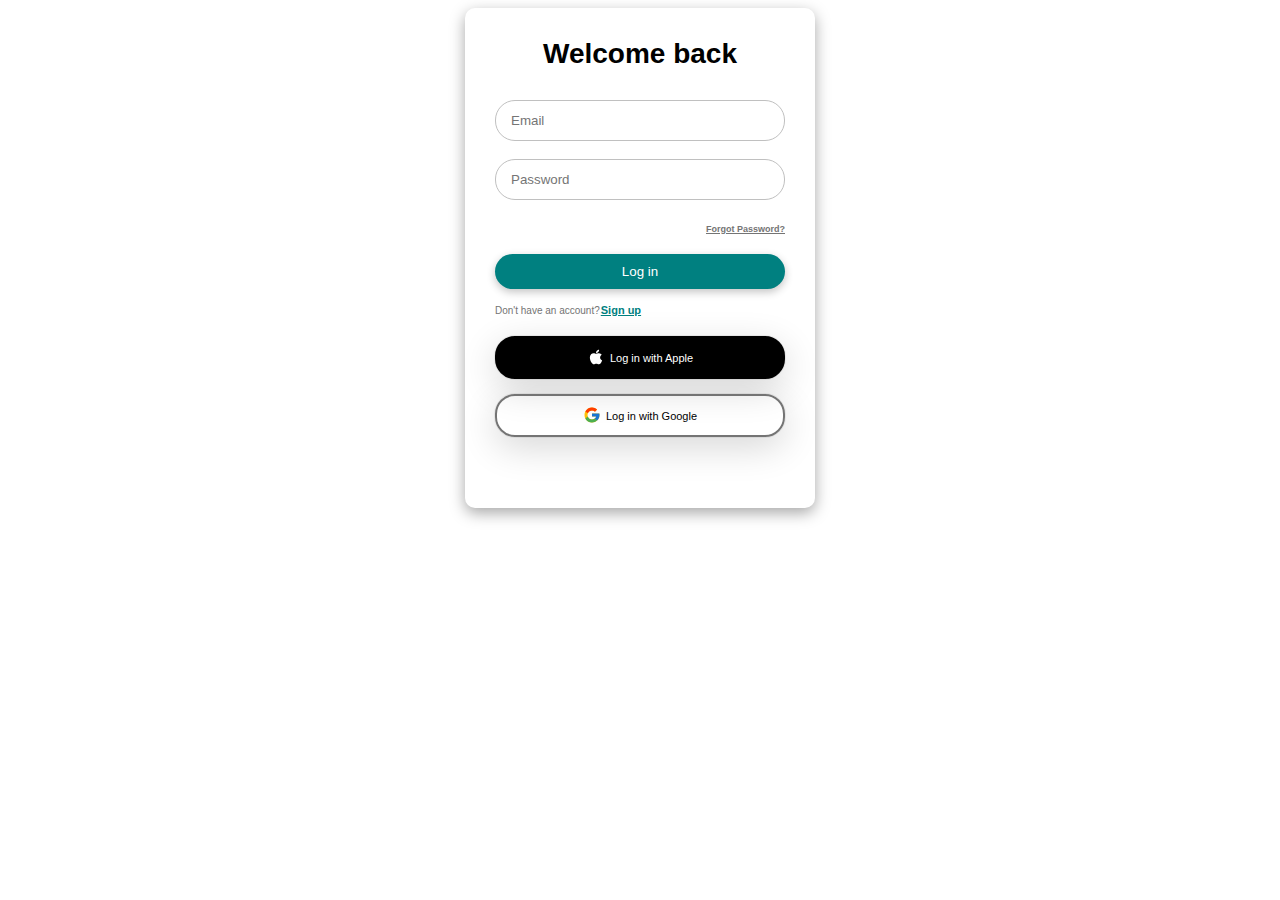
<file: User Login Page/index.html>
<!DOCTYPE html>
<html lang="en">
<head>
    <meta charset="UTF-8">
    <meta name="viewport" content="width=device-width, initial-scale=1.0">
    <link rel="stylesheet" href="style.css">
    <title>Login page</title>
</head>
<body>
  
 <div class="form-container">
      <p class="title">Welcome back</p>
      <form class="form">
        <input type="email" class="input" placeholder="Email">
        <input type="password" class="input" placeholder="Password">
        <p class="page-link">
          <span class="page-link-label">Forgot Password?</span>
        </p>
        <button class="form-btn">Log in</button>
      </form>
      <p class="sign-up-label">
        Don't have an account?<span class="sign-up-link">Sign up</span>
      </p>
      <div class="buttons-container">
        <div class="apple-login-button">
          <svg stroke="currentColor" fill="currentColor" stroke-width="0" class="apple-icon" viewBox="0 0 1024 1024" height="1em" width="1em" xmlns="http://www.w3.org/2000/svg">
            <path d="M747.4 535.7c-.4-68.2 30.5-119.6 92.9-157.5-34.9-50-87.7-77.5-157.3-82.8-65.9-5.2-138 38.4-164.4 38.4-27.9 0-91.7-36.6-141.9-36.6C273.1 298.8 163 379.8 163 544.6c0 48.7 8.9 99 26.7 150.8 23.8 68.2 109.6 235.3 199.1 232.6 46.8-1.1 79.9-33.2 140.8-33.2 59.1 0 89.7 33.2 141.9 33.2 90.3-1.3 167.9-153.2 190.5-221.6-121.1-57.1-114.6-167.2-114.6-170.7zm-105.1-305c50.7-60.2 46.1-115 44.6-134.7-44.8 2.6-96.6 30.5-126.1 64.8-32.5 36.8-51.6 82.3-47.5 133.6 48.4 3.7 92.6-21.2 129-63.7z"></path>
          </svg>
          <span>Log in with Apple</span>
        </div>
        <div class="google-login-button">
          <svg stroke="currentColor" fill="currentColor" stroke-width="0" version="1.1" x="0px" y="0px" class="google-icon" viewBox="0 0 48 48" height="1em" width="1em" xmlns="http://www.w3.org/2000/svg">
            <path fill="#FFC107" d="M43.611,20.083H42V20H24v8h11.303c-1.649,4.657-6.08,8-11.303,8c-6.627,0-12-5.373-12-12
	c0-6.627,5.373-12,12-12c3.059,0,5.842,1.154,7.961,3.039l5.657-5.657C34.046,6.053,29.268,4,24,4C12.955,4,4,12.955,4,24
	c0,11.045,8.955,20,20,20c11.045,0,20-8.955,20-20C44,22.659,43.862,21.35,43.611,20.083z"></path>
            <path fill="#FF3D00" d="M6.306,14.691l6.571,4.819C14.655,15.108,18.961,12,24,12c3.059,0,5.842,1.154,7.961,3.039l5.657-5.657
	C34.046,6.053,29.268,4,24,4C16.318,4,9.656,8.337,6.306,14.691z"></path>
            <path fill="#4CAF50" d="M24,44c5.166,0,9.86-1.977,13.409-5.192l-6.19-5.238C29.211,35.091,26.715,36,24,36
	c-5.202,0-9.619-3.317-11.283-7.946l-6.522,5.025C9.505,39.556,16.227,44,24,44z"></path>
            <path fill="#1976D2" d="M43.611,20.083H42V20H24v8h11.303c-0.792,2.237-2.231,4.166-4.087,5.571
	c0.001-0.001,0.002-0.001,0.003-0.002l6.19,5.238C36.971,39.205,44,34,44,24C44,22.659,43.862,21.35,43.611,20.083z"></path>
          </svg>
          <span>Log in with Google</span>
        </div>
      </div>
    </div>
</body>
</html>
</file>
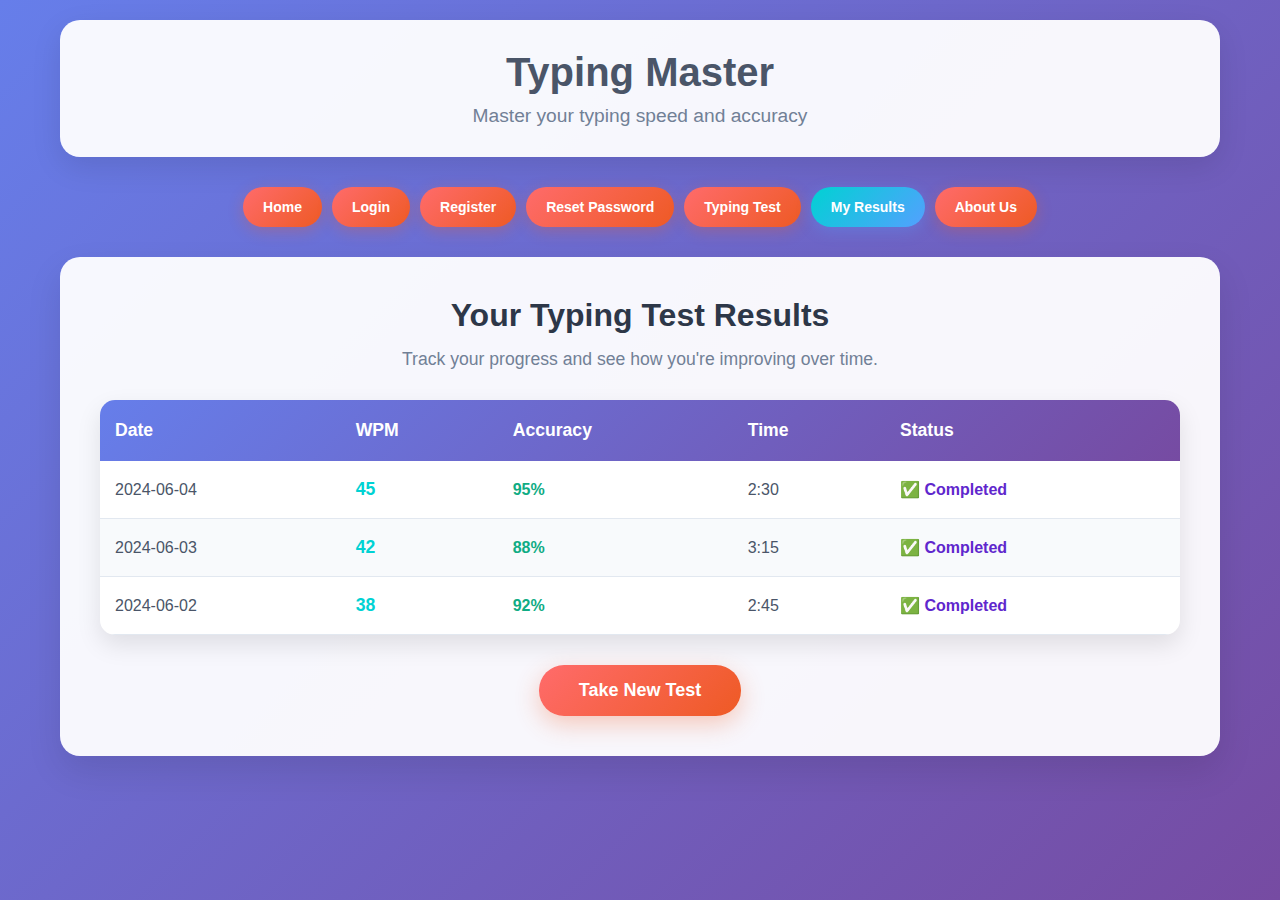
<file: 5.TestResult.html>
<!DOCTYPE html>
<html lang="en">
<head>
    <meta charset="UTF-8">
    <meta name="viewport" content="width=device-width, initial-scale=1.0">
    <title>Typing Master - My Results</title>
    <style>
        * {
            margin: 0;
            padding: 0;
            box-sizing: border-box;
        }

        body {
            font-family: 'Segoe UI', Tahoma, Geneva, Verdana, sans-serif;
            background: linear-gradient(135deg, #667eea 0%, #764ba2 100%);
            min-height: 100vh;
            color: #333;
        }

        .container {
            max-width: 1200px;
            margin: 0 auto;
            padding: 20px;
        }

        .header {
            text-align: center;
            margin-bottom: 30px;
            background: rgba(255, 255, 255, 0.95);
            padding: 30px;
            border-radius: 20px;
            box-shadow: 0 10px 30px rgba(0, 0, 0, 0.1);
        }

        .header h1 {
            color: #4a5568;
            font-size: 2.5em;
            margin-bottom: 10px;
            font-weight: 700;
        }

        .header p {
            color: #718096;
            font-size: 1.2em;
        }

        .user-info {
            background: rgba(255, 255, 255, 0.9);
            padding: 15px 25px;
            border-radius: 15px;
            margin-bottom: 20px;
            display: flex;
            align-items: center;
            justify-content: space-between;
            box-shadow: 0 5px 15px rgba(0, 0, 0, 0.1);
        }

        .user-info span {
            color: #2d3748;
            font-weight: 600;
        }

        .nav {
            display: flex;
            flex-wrap: wrap;
            gap: 10px;
            margin-bottom: 30px;
            justify-content: center;
        }

        .nav-btn {
            background: linear-gradient(135deg, #ff6b6b, #ee5a24);
            color: white;
            border: none;
            padding: 12px 20px;
            border-radius: 25px;
            cursor: pointer;
            font-size: 14px;
            font-weight: 600;
            transition: all 0.3s ease;
            box-shadow: 0 4px 15px rgba(238, 90, 36, 0.3);
        }

        .nav-btn:hover {
            background: linear-gradient(135deg, #ee5a24, #ff6b6b);
            transform: translateY(-2px);
            box-shadow: 0 6px 20px rgba(238, 90, 36, 0.4);
        }

        .nav-btn.active {
            background: linear-gradient(135deg, #00d2d3, #54a0ff);
            box-shadow: 0 4px 15px rgba(84, 160, 255, 0.3);
        }

        .page {
            background: rgba(255, 255, 255, 0.95);
            padding: 40px;
            border-radius: 20px;
            box-shadow: 0 15px 35px rgba(0, 0, 0, 0.1);
        }

        .page h2 {
            color: #2d3748;
            font-size: 2em;
            margin-bottom: 15px;
            text-align: center;
        }

        .page p {
            color: #718096;
            text-align: center;
            font-size: 1.1em;
        }

        .results-table {
            width: 100%;
            border-collapse: collapse;
            margin: 30px 0;
            background: white;
            border-radius: 15px;
            overflow: hidden;
            box-shadow: 0 10px 25px rgba(0, 0, 0, 0.1);
        }

        .results-table thead {
            background: linear-gradient(135deg, #667eea, #764ba2);
            color: white;
        }

        .results-table th {
            padding: 20px 15px;
            text-align: left;
            font-weight: 600;
            font-size: 1.1em;
        }

        .results-table td {
            padding: 18px 15px;
            border-bottom: 1px solid #e2e8f0;
            color: #4a5568;
            font-weight: 500;
        }

        .results-table tr:nth-child(even) {
            background-color: #f8fafc;
        }

        .results-table tr:hover {
            background: linear-gradient(135deg, #e3f2fd, #f3e5f5);
            transform: scale(1.01);
            transition: all 0.3s ease;
        }

        .results-table td:nth-child(2) {
            color: #00d2d3;
            font-weight: 700;
            font-size: 1.1em;
        }

        .results-table td:nth-child(3) {
            color: #10ac84;
            font-weight: 700;
        }

        .results-table td:nth-child(5) {
            color: #5f27cd;
            font-weight: 600;
        }

        .btn {
            background: linear-gradient(135deg, #ff6b6b, #ee5a24);
            color: white;
            border: none;
            padding: 15px 40px;
            border-radius: 25px;
            cursor: pointer;
            font-size: 16px;
            font-weight: 600;
            transition: all 0.3s ease;
            box-shadow: 0 8px 25px rgba(238, 90, 36, 0.3);
        }

        .btn:hover {
            background: linear-gradient(135deg, #ee5a24, #ff6b6b);
            transform: translateY(-3px);
            box-shadow: 0 12px 35px rgba(238, 90, 36, 0.4);
        }

        .btn:active {
            transform: translateY(-1px);
        }

        /* Responsive Design */
        @media (max-width: 768px) {
            .container {
                padding: 15px;
            }

            .header {
                padding: 20px;
            }

            .header h1 {
                font-size: 2em;
            }

            .nav {
                flex-direction: column;
                align-items: center;
            }

            .nav-btn {
                width: 200px;
                padding: 15px;
            }

            .page {
                padding: 25px 20px;
            }

            .results-table {
                font-size: 14px;
            }

            .results-table th,
            .results-table td {
                padding: 12px 8px;
            }

            .btn {
                padding: 12px 30px;
                font-size: 14px;
            }
        }

        @media (max-width: 480px) {
            .results-table {
                font-size: 12px;
            }

            .results-table th,
            .results-table td {
                padding: 10px 5px;
            }

            .header h1 {
                font-size: 1.8em;
            }

            .page h2 {
                font-size: 1.5em;
            }
        }
    </style>
</head>
<body>
    <div class="container">
        <div class="header">
            <h1>Typing Master</h1>
            <p>Master your typing speed and accuracy</p>
        </div>

        <div class="user-info" id="userInfo" style="display: none;">
            <span id="welcomeMessage">Welcome back!</span>
            <button class="btn" onclick="logout()" style="margin-left: 15px;">Logout</button>
        </div>

        <div class="nav">
            <button class="nav-btn" onclick="location.href='1.homePage.html'">Home</button>
            <button class="nav-btn" onclick="location.href='4.userLoginPage.html'">Login</button>
            <button class="nav-btn" onclick="location.href='2.userRegister.html'">Register</button>
            <button class="nav-btn" onclick="location.href='3.userResetPassword.html'">Reset Password</button>
            <button class="nav-btn" onclick="location.href='6.TypingTest.html'">Typing Test</button>
            <button class="nav-btn active">My Results</button>
            <button class="nav-btn" onclick="location.href='7.AboutUs.html'">About Us</button>
        </div>

        <div class="page active">
            <h2>Your Typing Test Results</h2>
            <p style="margin-bottom: 20px;">
                Track your progress and see how you're improving over time.
            </p>

            <table class="results-table">
                <thead>
                    <tr>
                        <th>Date</th>
                        <th>WPM</th>
                        <th>Accuracy</th>
                        <th>Time</th>
                        <th>Status</th>
                    </tr>
                </thead>
                <tbody id="resultsTableBody">
                    <tr>
                        <td>2024-06-04</td>
                        <td>45</td>
                        <td>95%</td>
                        <td>2:30</td>
                        <td>✅ Completed</td>
                    </tr>
                    <tr>
                        <td>2024-06-03</td>
                        <td>42</td>
                        <td>88%</td>
                        <td>3:15</td>
                        <td>✅ Completed</td>
                    </tr>
                    <tr>
                        <td>2024-06-02</td>
                        <td>38</td>
                        <td>92%</td>
                        <td>2:45</td>
                        <td>✅ Completed</td>
                    </tr>
                </tbody>
            </table>

            <div style="text-align: center; margin-top: 30px;">
                <button class="btn" onclick="location.href='6.TypingTest.html'" style="font-size: 18px; padding: 15px 40px;">
                    Take New Test
                </button>
            </div>
        </div>
    </div>

    <script>
        // Simulate localStorage for demonstration
        const testResults = [
            { date: '2024-06-04', wpm: 45, accuracy: 95, time: '2:30' },
            { date: '2024-06-03', wpm: 42, accuracy: 88, time: '3:15' },
            { date: '2024-06-02', wpm: 38, accuracy: 92, time: '2:45' }
        ];

        document.addEventListener('DOMContentLoaded', function() {
            loadUserResults();
        });

        function loadUserResults() {
            // For demonstration, using the test data above
            const tableBody = document.getElementById('resultsTableBody');
            tableBody.innerHTML = '';
            testResults.forEach(result => {
                const row = tableBody.insertRow();
                row.innerHTML = `
                    <td>${result.date}</td>
                    <td>${result.wpm}</td>
                    <td>${result.accuracy}%</td>
                    <td>${result.time}</td>
                    <td>✅ Completed</td>
                `;
            });
        }

        function logout() {
            alert('Logged out successfully!');
        }
    </script>
</body>
</html>
</file>
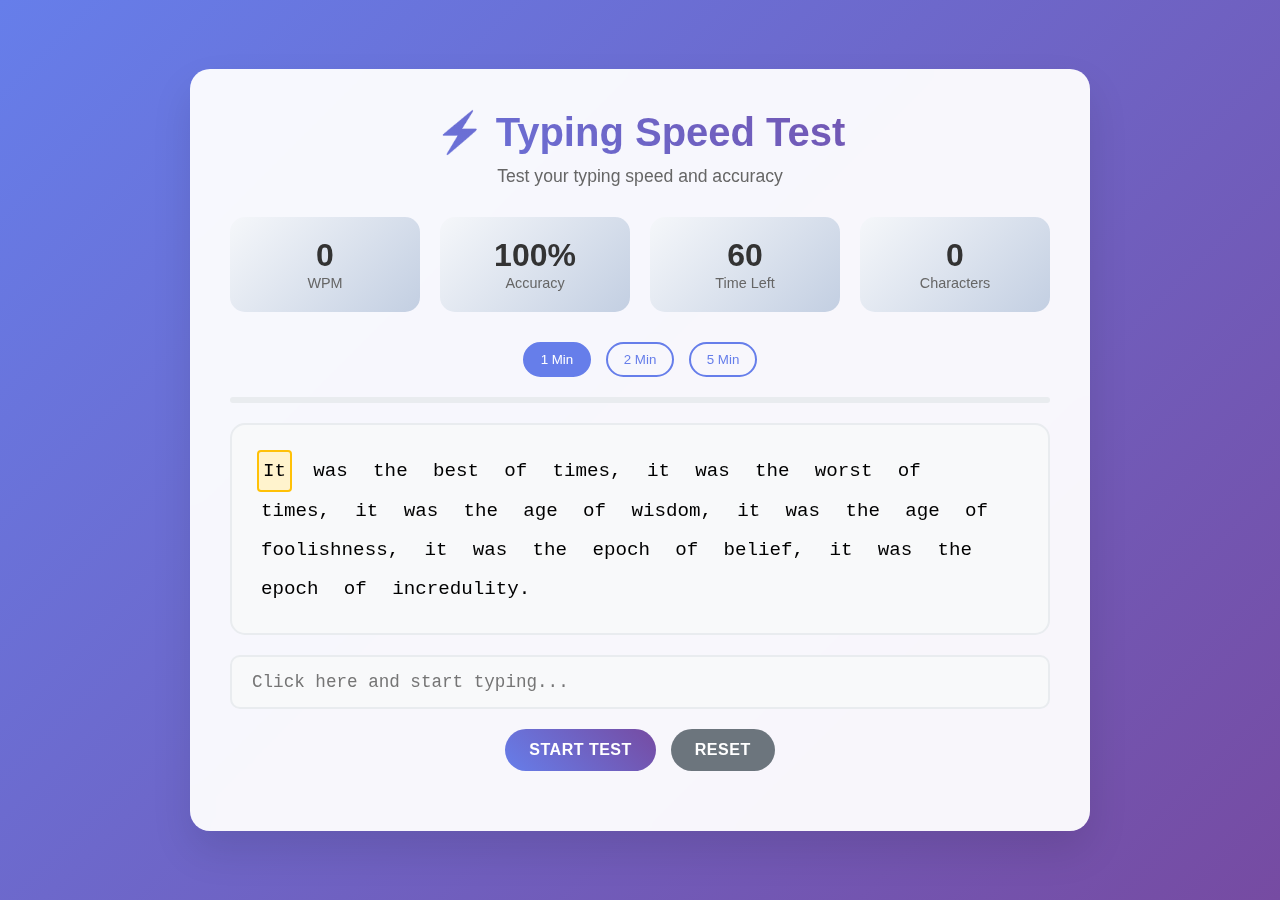
<file: 6_UsertypingtestPage .html>
<!DOCTYPE html>
<html lang="en">
<head>
    <meta charset="UTF-8">
    <meta name="viewport" content="width=device-width, initial-scale=1.0">
    <title>Typing Speed Test</title>
    <style>
        * {
            margin: 0;
            padding: 0;
            box-sizing: border-box;
        }

        body {
            font-family: 'Segoe UI', Tahoma, Geneva, Verdana, sans-serif;
            background: linear-gradient(135deg, #667eea 0%, #764ba2 100%);
            min-height: 100vh;
            display: flex;
            justify-content: center;
            align-items: center;
            padding: 20px;
        }

        .container {
            background: rgba(255, 255, 255, 0.95);
            backdrop-filter: blur(10px);
            border-radius: 20px;
            padding: 40px;
            max-width: 900px;
            width: 100%;
            box-shadow: 0 20px 40px rgba(0, 0, 0, 0.1);
            animation: slideIn 0.6s ease-out;
        }

        @keyframes slideIn {
            from {
                transform: translateY(30px);
                opacity: 0;
            }
            to {
                transform: translateY(0);
                opacity: 1;
            }
        }

        .header {
            text-align: center;
            margin-bottom: 30px;
        }

        .title {
            font-size: 2.5rem;
            color: #333;
            margin-bottom: 10px;
            background: linear-gradient(45deg, #667eea, #764ba2);
            -webkit-background-clip: text;
            -webkit-text-fill-color: transparent;
            background-clip: text;
        }

        .subtitle {
            font-size: 1.1rem;
            color: #666;
        }

        .stats {
            display: grid;
            grid-template-columns: repeat(auto-fit, minmax(150px, 1fr));
            gap: 20px;
            margin-bottom: 30px;
        }

        .stat-card {
            background: linear-gradient(135deg, #f5f7fa 0%, #c3cfe2 100%);
            padding: 20px;
            border-radius: 15px;
            text-align: center;
            transition: transform 0.3s ease;
        }

        .stat-card:hover {
            transform: translateY(-5px);
        }

        .stat-value {
            font-size: 2rem;
            font-weight: bold;
            color: #333;
            display: block;
        }

        .stat-label {
            font-size: 0.9rem;
            color: #666;
            margin-top: 5px;
        }

        .text-display {
            background: #f8f9fa;
            border: 2px solid #e9ecef;
            border-radius: 15px;
            padding: 25px;
            margin-bottom: 20px;
            font-size: 1.2rem;
            line-height: 1.8;
            font-family: 'Courier New', monospace;
            min-height: 120px;
            position: relative;
            overflow: hidden;
        }

        .word {
            display: inline-block;
            margin-right: 0.3em;
            padding: 2px 4px;
            border-radius: 4px;
            transition: all 0.2s ease;
        }

        .word.correct {
            background-color: #d4edda;
            color: #155724;
        }

        .word.incorrect {
            background-color: #f8d7da;
            color: #721c24;
        }

        .word.current {
            background-color: #fff3cd;
            border: 2px solid #ffc107;
            animation: pulse 1s infinite;
        }

        @keyframes pulse {
            0%, 100% { opacity: 1; }
            50% { opacity: 0.7; }
        }

        .input-area {
            position: relative;
            margin-bottom: 20px;
        }

        .typing-input {
            width: 100%;
            padding: 15px 20px;
            font-size: 1.1rem;
            border: 2px solid #e9ecef;
            border-radius: 10px;
            outline: none;
            transition: all 0.3s ease;
            font-family: 'Courier New', monospace;
        }

        .typing-input:focus {
            border-color: #667eea;
            box-shadow: 0 0 0 3px rgba(102, 126, 234, 0.1);
        }

        .typing-input:disabled {
            background-color: #f8f9fa;
            cursor: not-allowed;
        }

        .controls {
            display: flex;
            justify-content: center;
            gap: 15px;
            margin-bottom: 20px;
        }

        .btn {
            padding: 12px 24px;
            border: none;
            border-radius: 25px;
            font-size: 1rem;
            cursor: pointer;
            transition: all 0.3s ease;
            font-weight: 600;
            text-transform: uppercase;
            letter-spacing: 0.5px;
        }

        .btn-primary {
            background: linear-gradient(45deg, #667eea, #764ba2);
            color: white;
        }

        .btn-primary:hover {
            transform: translateY(-2px);
            box-shadow: 0 5px 15px rgba(102, 126, 234, 0.4);
        }

        .btn-secondary {
            background: #6c757d;
            color: white;
        }

        .btn-secondary:hover {
            background: #5a6268;
            transform: translateY(-2px);
        }

        .difficulty-selector {
            text-align: center;
            margin-bottom: 20px;
        }

        .difficulty-btn {
            padding: 8px 16px;
            margin: 0 5px;
            border: 2px solid #667eea;
            background: transparent;
            color: #667eea;
            border-radius: 20px;
            cursor: pointer;
            transition: all 0.3s ease;
        }

        .difficulty-btn.active,
        .difficulty-btn:hover {
            background: #667eea;
            color: white;
        }

        .progress-bar {
            width: 100%;
            height: 6px;
            background: #e9ecef;
            border-radius: 3px;
            overflow: hidden;
            margin-bottom: 20px;
        }

        .progress-fill {
            height: 100%;
            background: linear-gradient(45deg, #667eea, #764ba2);
            width: 0%;
            transition: width 0.3s ease;
        }

        .results {
            background: linear-gradient(135deg, #e8f5e8 0%, #d4edda 100%);
            padding: 20px;
            border-radius: 15px;
            text-align: center;
            display: none;
        }

        .results.show {
            display: block;
            animation: fadeIn 0.5s ease;
        }

        @keyframes fadeIn {
            from { opacity: 0; transform: scale(0.9); }
            to { opacity: 1; transform: scale(1); }
        }

        .results h3 {
            color: #155724;
            margin-bottom: 15px;
            font-size: 1.5rem;
        }

        .wpm-display {
            font-size: 3rem;
            font-weight: bold;
            color: #28a745;
            margin-bottom: 10px;
        }

        @media (max-width: 768px) {
            .container {
                padding: 20px;
            }
            
            .title {
                font-size: 2rem;
            }
            
            .stats {
                grid-template-columns: 1fr 1fr;
            }
            
            .controls {
                flex-direction: column;
                align-items: center;
            }
        }
    </style>
</head>
<body>
    <div class="container">
        <div class="header">
            <h1 class="title">⚡ Typing Speed Test</h1>
            <p class="subtitle">Test your typing speed and accuracy</p>
        </div>

        <div class="stats">
            <div class="stat-card">
                <span class="stat-value" id="wpm">0</span>
                <span class="stat-label">WPM</span>
            </div>
            <div class="stat-card">
                <span class="stat-value" id="accuracy">100%</span>
                <span class="stat-label">Accuracy</span>
            </div>
            <div class="stat-card">
                <span class="stat-value" id="timer">60</span>
                <span class="stat-label">Time Left</span>
            </div>
            <div class="stat-card">
                <span class="stat-value" id="characters">0</span>
                <span class="stat-label">Characters</span>
            </div>
        </div>

        <div class="difficulty-selector">
            <button class="difficulty-btn active" data-time="60">1 Min</button>
            <button class="difficulty-btn" data-time="120">2 Min</button>
            <button class="difficulty-btn" data-time="300">5 Min</button>
        </div>

        <div class="progress-bar">
            <div class="progress-fill" id="progressBar"></div>
        </div>

        <div class="text-display" id="textDisplay"></div>

        <div class="input-area">
            <input type="text" class="typing-input" id="typingInput" placeholder="Click here and start typing..." disabled>
        </div>

        <div class="controls">
            <button class="btn btn-primary" id="startBtn">Start Test</button>
            <button class="btn btn-secondary" id="resetBtn">Reset</button>
        </div>

        <div class="results" id="results">
            <h3>🎉 Test Complete!</h3>
            <div class="wpm-display" id="finalWpm">0</div>
            <p>Words per minute</p>
            <p>Accuracy: <span id="finalAccuracy">0%</span></p>
            <p>Characters typed: <span id="finalCharacters">0</span></p>
        </div>
    </div>

    <script>
        class TypingTest {
            constructor() {
                this.sampleTexts = [
                    "The quick brown fox jumps over the lazy dog. This pangram contains every letter of the alphabet and is commonly used for typing practice.",
                    "In a hole in the ground there lived a hobbit. Not a nasty, dirty, wet hole filled with the ends of worms and an oozy smell, nor yet a dry, bare, sandy hole with nothing in it to sit down on or to eat.",
                    "It was the best of times, it was the worst of times, it was the age of wisdom, it was the age of foolishness, it was the epoch of belief, it was the epoch of incredulity.",
                    "To be or not to be, that is the question. Whether tis nobler in the mind to suffer the slings and arrows of outrageous fortune, or to take arms against a sea of troubles.",
                    "Space exploration represents humanity's greatest adventure. From the first steps on the moon to the search for life on distant planets, we continue to push the boundaries of what is possible."
                ];
                
                this.currentText = '';
                this.currentWordIndex = 0;
                this.correctWords = 0;
                this.totalWords = 0;
                this.startTime = null;
                this.testDuration = 60;
                this.timer = null;
                this.isTestActive = false;
                this.charactersTyped = 0;
                
                this.initializeElements();
                this.bindEvents();
                this.loadNewText();
            }
            
            initializeElements() {
                this.textDisplay = document.getElementById('textDisplay');
                this.typingInput = document.getElementById('typingInput');
                this.startBtn = document.getElementById('startBtn');
                this.resetBtn = document.getElementById('resetBtn');
                this.wpmDisplay = document.getElementById('wpm');
                this.accuracyDisplay = document.getElementById('accuracy');
                this.timerDisplay = document.getElementById('timer');
                this.charactersDisplay = document.getElementById('characters');
                this.progressBar = document.getElementById('progressBar');
                this.results = document.getElementById('results');
                this.difficultyBtns = document.querySelectorAll('.difficulty-btn');
            }
            
            bindEvents() {
                this.startBtn.addEventListener('click', () => this.startTest());
                this.resetBtn.addEventListener('click', () => this.resetTest());
                this.typingInput.addEventListener('input', (e) => this.handleInput(e));
                this.typingInput.addEventListener('keydown', (e) => this.handleKeydown(e));
                
                this.difficultyBtns.forEach(btn => {
                    btn.addEventListener('click', () => this.setDifficulty(btn));
                });
            }
            
            setDifficulty(btn) {
                this.difficultyBtns.forEach(b => b.classList.remove('active'));
                btn.classList.add('active');
                this.testDuration = parseInt(btn.dataset.time);
                this.timerDisplay.textContent = this.testDuration;
                this.resetTest();
            }
            
            loadNewText() {
                const randomIndex = Math.floor(Math.random() * this.sampleTexts.length);
                this.currentText = this.sampleTexts[randomIndex];
                this.displayText();
            }
            
            displayText() {
                const words = this.currentText.split(' ');
                this.textDisplay.innerHTML = words.map((word, index) => 
                    `<span class="word ${index === 0 ? 'current' : ''}" data-index="${index}">${word}</span>`
                ).join(' ');
            }
            
            startTest() {
                this.isTestActive = true;
                this.startTime = new Date().getTime();
                this.typingInput.disabled = false;
                this.typingInput.focus();
                this.startBtn.textContent = 'Testing...';
                this.startBtn.disabled = true;
                this.results.classList.remove('show');
                
                this.timer = setInterval(() => {
                    const elapsed = Math.floor((new Date().getTime() - this.startTime) / 1000);
                    const remaining = this.testDuration - elapsed;
                    
                    if (remaining <= 0) {
                        this.endTest();
                    } else {
                        this.timerDisplay.textContent = remaining;
                        const progress = (elapsed / this.testDuration) * 100;
                        this.progressBar.style.width = `${progress}%`;
                    }
                }, 1000);
            }
            
            handleKeydown(e) {
                if (!this.isTestActive) return;
                
                if (e.key === ' ') {
                    e.preventDefault();
                    this.checkWord();
                }
            }
            
            handleInput(e) {
                if (!this.isTestActive) return;
                
                this.charactersTyped = e.target.value.length;
                this.charactersDisplay.textContent = this.charactersTyped;
                this.updateStats();
            }
            
            checkWord() {
                const words = this.currentText.split(' ');
                const typedWord = this.typingInput.value.trim();
                const currentWord = words[this.currentWordIndex];
                
                if (typedWord === currentWord) {
                    this.correctWords++;
                    this.markWordCorrect();
                } else {
                    this.markWordIncorrect();
                }
                
                this.totalWords++;
                this.currentWordIndex++;
                this.typingInput.value = '';
                
                if (this.currentWordIndex >= words.length) {
                    this.loadNewText();
                    this.currentWordIndex = 0;
                }
                
                this.updateCurrentWord();
                this.updateStats();
            }
            
            markWordCorrect() {
                const currentWordElement = document.querySelector('.word.current');
                if (currentWordElement) {
                    currentWordElement.classList.remove('current');
                    currentWordElement.classList.add('correct');
                }
            }
            
            markWordIncorrect() {
                const currentWordElement = document.querySelector('.word.current');
                if (currentWordElement) {
                    currentWordElement.classList.remove('current');
                    currentWordElement.classList.add('incorrect');
                }
            }
            
            updateCurrentWord() {
                document.querySelectorAll('.word').forEach(word => {
                    word.classList.remove('current');
                });
                
                const nextWord = document.querySelector(`[data-index="${this.currentWordIndex}"]`);
                if (nextWord) {
                    nextWord.classList.add('current');
                }
            }
            
            updateStats() {
                if (!this.startTime) return;
                
                const elapsed = (new Date().getTime() - this.startTime) / 1000 / 60;
                const wpm = Math.round(this.correctWords / elapsed) || 0;
                const accuracy = this.totalWords > 0 ? Math.round((this.correctWords / this.totalWords) * 100) : 100;
                
                this.wpmDisplay.textContent = wpm;
                this.accuracyDisplay.textContent = `${accuracy}%`;
            }
            
            endTest() {
                this.isTestActive = false;
                clearInterval(this.timer);
                this.typingInput.disabled = true;
                this.startBtn.textContent = 'Start Test';
                this.startBtn.disabled = false;
                this.progressBar.style.width = '100%';
                
                this.showResults();
            }
            
            showResults() {
                const elapsed = this.testDuration / 60;
                const finalWpm = Math.round(this.correctWords / elapsed);
                const finalAccuracy = this.totalWords > 0 ? Math.round((this.correctWords / this.totalWords) * 100) : 100;
                
                document.getElementById('finalWpm').textContent = finalWpm;
                document.getElementById('finalAccuracy').textContent = `${finalAccuracy}%`;
                document.getElementById('finalCharacters').textContent = this.charactersTyped;
                
                this.results.classList.add('show');
            }
            
            resetTest() {
                this.isTestActive = false;
                clearInterval(this.timer);
                
                this.currentWordIndex = 0;
                this.correctWords = 0;
                this.totalWords = 0;
                this.charactersTyped = 0;
                this.startTime = null;
                
                this.typingInput.value = '';
                this.typingInput.disabled = true;
                this.startBtn.textContent = 'Start Test';
                this.startBtn.disabled = false;
                
                this.wpmDisplay.textContent = '0';
                this.accuracyDisplay.textContent = '100%';
                this.timerDisplay.textContent = this.testDuration;
                this.charactersDisplay.textContent = '0';
                this.progressBar.style.width = '0%';
                
                this.results.classList.remove('show');
                this.loadNewText();
            }
        }
        
        // Initialize the typing test when the page loads
        document.addEventListener('DOMContentLoaded', () => {
            new TypingTest();
        });
    </script>
</body>
</html>
</file>
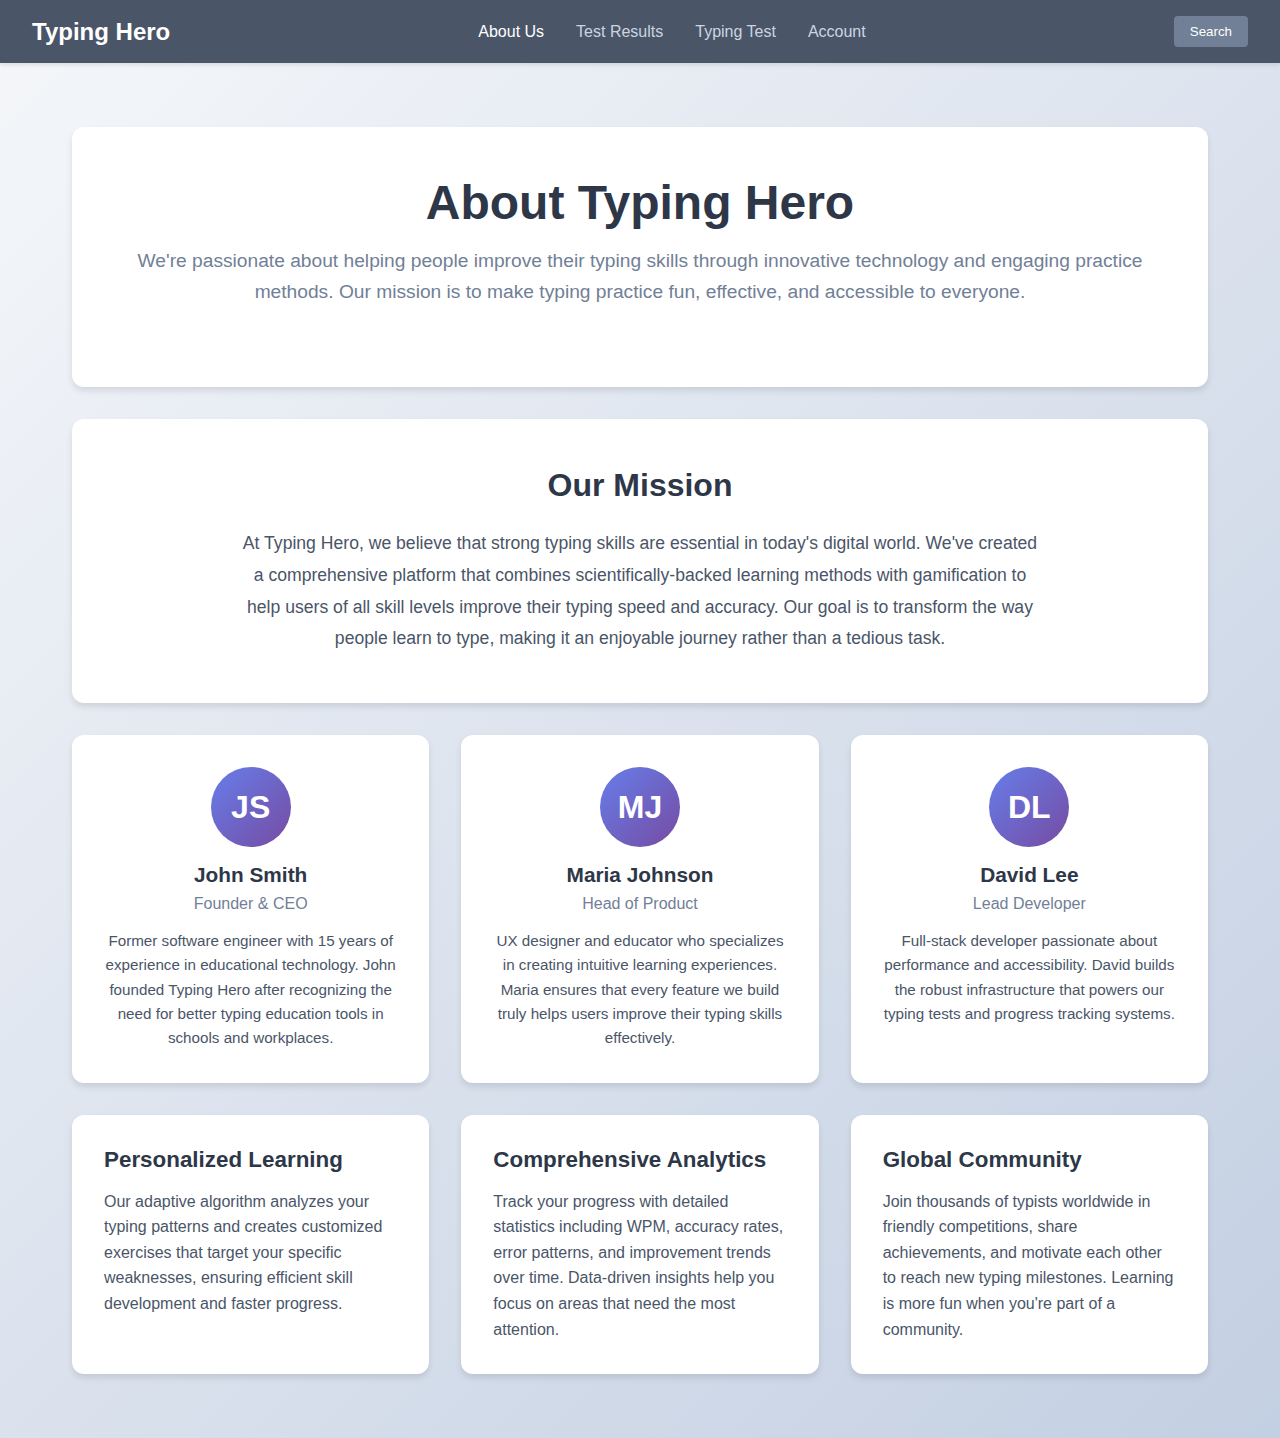
<file: 7. AboutUsPage.html>
<!DOCTYPE html>
<html lang="en">
<head>
    <meta charset="UTF-8">
    <meta name="viewport" content="width=device-width, initial-scale=1.0">
    <title>About Us - Typing Hero</title>
    <style>
        * {
            margin: 0;
            padding: 0;
            box-sizing: border-box;
        }

        body {
            font-family: -apple-system, BlinkMacSystemFont, 'Segoe UI', Roboto, Oxygen, Ubuntu, Cantarell, sans-serif;
            background: linear-gradient(135deg, #f5f7fa 0%, #c3cfe2 100%);
            min-height: 100vh;
        }

        /* Header */
        .header {
            background-color: #4a5568;
            padding: 1rem 2rem;
            display: flex;
            justify-content: space-between;
            align-items: center;
            box-shadow: 0 2px 4px rgba(0,0,0,0.1);
        }

        .logo {
            color: white;
            font-size: 1.5rem;
            font-weight: bold;
            text-decoration: none;
        }

        .nav {
            display: flex;
            gap: 2rem;
        }

        .nav a {
            color: #cbd5e0;
            text-decoration: none;
            transition: color 0.3s ease;
        }

        .nav a:hover, .nav a.active {
            color: white;
        }

        .search-btn {
            background-color: #718096;
            color: white;
            border: none;
            padding: 0.5rem 1rem;
            border-radius: 4px;
            cursor: pointer;
            transition: background-color 0.3s ease;
        }

        .search-btn:hover {
            background-color: #2d3748;
        }

        /* Main Content */
        .container {
            max-width: 1200px;
            margin: 0 auto;
            padding: 2rem;
        }

        .hero-section {
            background: white;
            border-radius: 12px;
            padding: 3rem;
            margin: 2rem 0;
            text-align: center;
            box-shadow: 0 4px 6px rgba(0,0,0,0.1);
        }

        .hero-title {
            font-size: 3rem;
            color: #2d3748;
            margin-bottom: 1rem;
            font-weight: 700;
        }

        .hero-subtitle {
            font-size: 1.2rem;
            color: #718096;
            margin-bottom: 2rem;
            line-height: 1.6;
        }

        /* Team Section */
        .team-grid {
            display: grid;
            grid-template-columns: repeat(auto-fit, minmax(300px, 1fr));
            gap: 2rem;
            margin: 2rem 0;
        }

        .team-card {
            background: white;
            border-radius: 12px;
            padding: 2rem;
            box-shadow: 0 4px 6px rgba(0,0,0,0.1);
            text-align: center;
            transition: transform 0.3s ease;
        }

        .team-card:hover {
            transform: translateY(-4px);
        }

        .team-avatar {
            width: 80px;
            height: 80px;
            border-radius: 50%;
            background: linear-gradient(135deg, #667eea 0%, #764ba2 100%);
            margin: 0 auto 1rem;
            display: flex;
            align-items: center;
            justify-content: center;
            color: white;
            font-size: 2rem;
            font-weight: bold;
        }

        .team-name {
            font-size: 1.3rem;
            color: #2d3748;
            margin-bottom: 0.5rem;
            font-weight: 600;
        }

        .team-role {
            color: #718096;
            margin-bottom: 1rem;
            font-size: 1rem;
        }

        .team-description {
            color: #4a5568;
            line-height: 1.6;
            font-size: 0.95rem;
        }

        /* Features Section */
        .features-section {
            display: grid;
            grid-template-columns: repeat(auto-fit, minmax(350px, 1fr));
            gap: 2rem;
            margin: 2rem 0;
        }

        .feature-card {
            background: white;
            border-radius: 12px;
            padding: 2rem;
            box-shadow: 0 4px 6px rgba(0,0,0,0.1);
            transition: transform 0.3s ease;
        }

        .feature-card:hover {
            transform: translateY(-2px);
        }

        .feature-title {
            font-size: 1.4rem;
            color: #2d3748;
            margin-bottom: 1rem;
            font-weight: 600;
        }

        .feature-description {
            color: #4a5568;
            line-height: 1.6;
            font-size: 1rem;
        }

        /* Mission Section */
        .mission-section {
            background: white;
            border-radius: 12px;
            padding: 3rem;
            margin: 2rem 0;
            box-shadow: 0 4px 6px rgba(0,0,0,0.1);
        }

        .mission-title {
            font-size: 2rem;
            color: #2d3748;
            margin-bottom: 1.5rem;
            text-align: center;
            font-weight: 600;
        }

        .mission-text {
            color: #4a5568;
            line-height: 1.8;
            font-size: 1.1rem;
            text-align: center;
            max-width: 800px;
            margin: 0 auto;
        }

        @media (max-width: 768px) {
            .header {
                flex-direction: column;
                gap: 1rem;
            }

            .nav {
                flex-wrap: wrap;
                justify-content: center;
            }

            .hero-title {
                font-size: 2rem;
            }

            .container {
                padding: 1rem;
            }

            .hero-section, .mission-section {
                padding: 2rem;
            }
        }
    </style>
</head>
<body>
    <header class="header">
        <a href="/" class="logo">Typing Hero</a>
        <nav class="nav">
            <a href="/about" class="active">About Us</a>
            <a href="/test-results">Test Results</a>
            <a href="/typing-test">Typing Test</a>
            <a href="/account">Account</a>
        </nav>
        <button class="search-btn">Search</button>
    </header>

    <div class="container">
        <section class="hero-section">
            <h1 class="hero-title">About Typing Hero</h1>
            <p class="hero-subtitle">
                We're passionate about helping people improve their typing skills through innovative technology and engaging practice methods. Our mission is to make typing practice fun, effective, and accessible to everyone.
            </p>
        </section>

        <section class="mission-section">
            <h2 class="mission-title">Our Mission</h2>
            <p class="mission-text">
                At Typing Hero, we believe that strong typing skills are essential in today's digital world. We've created a comprehensive platform that combines scientifically-backed learning methods with gamification to help users of all skill levels improve their typing speed and accuracy. Our goal is to transform the way people learn to type, making it an enjoyable journey rather than a tedious task.
            </p>
        </section>

        <section class="team-grid">
            <div class="team-card">
                <div class="team-avatar">JS</div>
                <h3 class="team-name">John Smith</h3>
                <p class="team-role">Founder & CEO</p>
                <p class="team-description">
                    Former software engineer with 15 years of experience in educational technology. John founded Typing Hero after recognizing the need for better typing education tools in schools and workplaces.
                </p>
            </div>

            <div class="team-card">
                <div class="team-avatar">MJ</div>
                <h3 class="team-name">Maria Johnson</h3>
                <p class="team-role">Head of Product</p>
                <p class="team-description">
                    UX designer and educator who specializes in creating intuitive learning experiences. Maria ensures that every feature we build truly helps users improve their typing skills effectively.
                </p>
            </div>

            <div class="team-card">
                <div class="team-avatar">DL</div>
                <h3 class="team-name">David Lee</h3>
                <p class="team-role">Lead Developer</p>
                <p class="team-description">
                    Full-stack developer passionate about performance and accessibility. David builds the robust infrastructure that powers our typing tests and progress tracking systems.
                </p>
            </div>
        </section>

        <section class="features-section">
            <div class="feature-card">
                <h3 class="feature-title">Personalized Learning</h3>
                <p class="feature-description">
                    Our adaptive algorithm analyzes your typing patterns and creates customized exercises that target your specific weaknesses, ensuring efficient skill development and faster progress.
                </p>
            </div>

            <div class="feature-card">
                <h3 class="feature-title">Comprehensive Analytics</h3>
                <p class="feature-description">
                    Track your progress with detailed statistics including WPM, accuracy rates, error patterns, and improvement trends over time. Data-driven insights help you focus on areas that need the most attention.
                </p>
            </div>

            <div class="feature-card">
                <h3 class="feature-title">Global Community</h3>
                <p class="feature-description">
                    Join thousands of typists worldwide in friendly competitions, share achievements, and motivate each other to reach new typing milestones. Learning is more fun when you're part of a community.
                </p>
            </div>
        </section>
    </div>
</body>
</html>
</file>
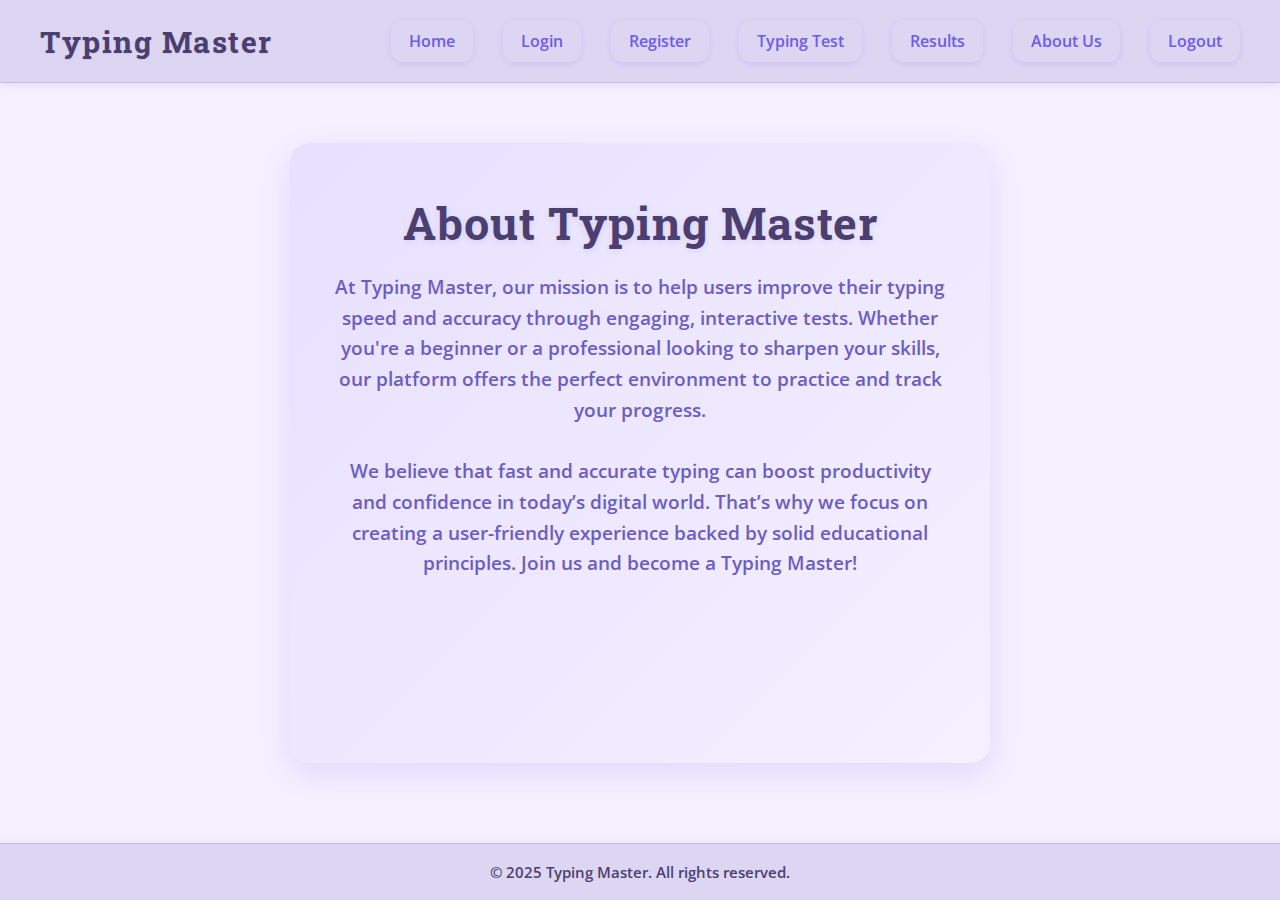
<file: aboutus.html>
<!DOCTYPE html>
<html lang="en">
<head>
  <meta charset="UTF-8" />
  <meta name="viewport" content="width=device-width, initial-scale=1" />
  <title>About Us - Typing Master</title>
  <style>
    @import url('https://fonts.googleapis.com/css2?family=Roboto+Slab:wght@700&family=Open+Sans&display=swap');

    * {
      box-sizing: border-box;
      margin: 0;
      padding: 0;
    }

    body {
      font-family: 'Open Sans', Arial, sans-serif;
      background: #f5f0ff;
      color: #4b3f72;
      min-height: 100vh;
      display: flex;
      flex-direction: column;
      -webkit-font-smoothing: antialiased;
      -moz-osx-font-smoothing: grayscale;
      scroll-behavior: smooth;
    }

    header {
      background-color: #ddd6f3;
      padding: 20px 40px;
      display: flex;
      justify-content: space-between;
      align-items: center;
      border-bottom: 1px solid #c4bbea;
      box-shadow: 0 2px 8px rgba(75, 63, 114, 0.1);
      position: sticky;
      top: 0;
      z-index: 1000;
    }

    header h1 {
      font-family: 'Roboto Slab', serif;
      font-weight: 700;
      font-size: 1.9rem;
      letter-spacing: 1.5px;
      color: #4b3f72;
      cursor: default;
      text-shadow: 0 1px 2px rgba(75, 63, 114, 0.1);
    }

    nav {
      display: flex;
      gap: 30px;
      flex-wrap: wrap;
    }

    nav a {
      color: #6c5ce7;
      text-decoration: none;
      font-weight: 600;
      padding: 10px 18px;
      border-radius: 12px;
      transition: background-color 0.3s ease, color 0.3s ease, box-shadow 0.3s ease;
      font-size: 1rem;
      white-space: nowrap;
      box-shadow: 0 2px 6px rgba(107, 92, 231, 0.15);
    }

    nav a:hover,
    nav a:focus {
      background-color: #6c5ce7;
      color: #f5f0ff;
      box-shadow: 0 4px 12px rgba(107, 92, 231, 0.5);
      outline: none;
      transform: translateY(-2px);
    }

    main {
      flex: 1;
      max-width: 700px;
      margin: 60px auto 80px;
      background: linear-gradient(135deg, #e7e0ff 0%, #f5f0ff 100%);
      border-radius: 20px;
      padding: 50px 40px;
      box-shadow: 0 10px 30px rgba(107, 92, 231, 0.15);
      text-align: center;
      color: #4b3f72;
    }

    main h2 {
      font-family: 'Roboto Slab', serif;
      font-weight: 700;
      font-size: 2.8rem;
      margin-bottom: 20px;
      text-shadow: 0 2px 6px rgba(75, 63, 114, 0.1);
      letter-spacing: 1px;
    }

    main p {
      font-size: 1.2rem;
      line-height: 1.6;
      font-weight: 600;
      color: #6b5dc3;
    }

    footer {
      background-color: #ddd6f3;
      text-align: center;
      padding: 18px 0;
      font-size: 0.95rem;
      color: #4b3f72;
      border-top: 1px solid #c4bbea;
      box-shadow: 0 -2px 6px rgba(75, 63, 114, 0.05);
      font-weight: 600;
    }

    @media (max-width: 700px) {
      main {
        margin: 40px 20px 60px;
        padding: 40px 25px;
      }
      main h2 {
        font-size: 2.2rem;
      }
      main p {
        font-size: 1.1rem;
      }
    }
  </style>
</head>
<body>

  <header>
    <h1>Typing Master</h1>
    <nav>
      <a href="Landingpage.html">Home</a>
      <a href="login_page.html">Login</a>
      <a href="register_page.html">Register</a>
      <a href="6_UsertypingtestPage .html">Typing Test</a>
      <a href="results.html">Results</a>
      <a href="aboutus.html">About Us</a>
      <a href="logout.html">Logout</a>
    </nav>
  </header>

  <main>
    <h2>About Typing Master</h2>
    <p>
      At Typing Master, our mission is to help users improve their typing speed and accuracy through engaging, interactive tests. Whether you're a beginner or a professional looking to sharpen your skills, our platform offers the perfect environment to practice and track your progress.<br><br>
      We believe that fast and accurate typing can boost productivity and confidence in today’s digital world. That’s why we focus on creating a user-friendly experience backed by solid educational principles. Join us and become a Typing Master!
    </p>
  </main>

  <footer>
    &copy; 2025 Typing Master. All rights reserved.
  </footer>

</body>
</html>
</file>
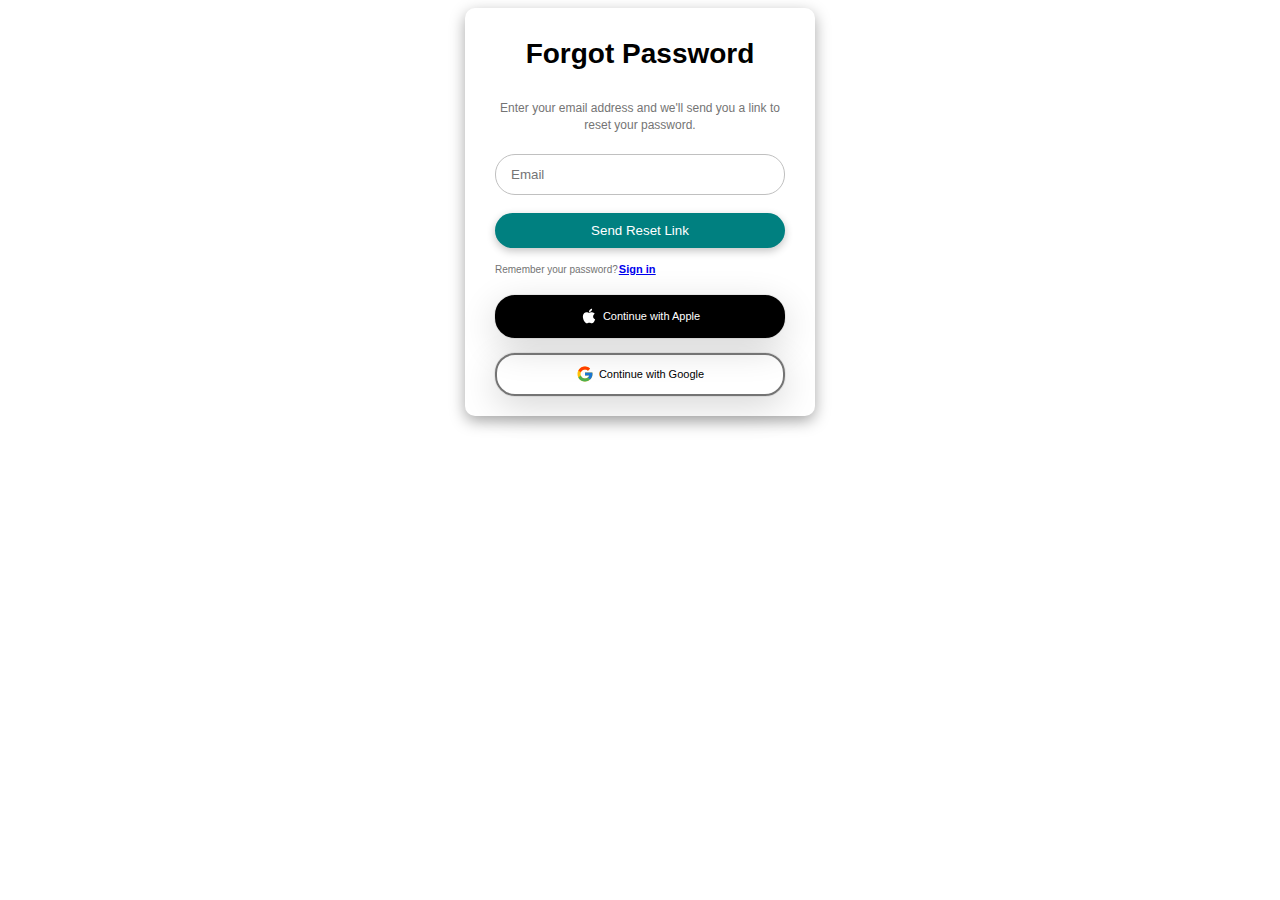
<file: forgot_password.html>
<!DOCTYPE html>
<html lang="en">
<head>
    <meta charset="UTF-8">
    <meta name="viewport" content="width=device-width, initial-scale=1.0">
    <link rel="stylesheet" href="style.css">
    <title>Forgot Password</title>
</head>
<body>
  
 <div class="form-container">
      <p class="title">Forgot Password</p>
      <p class="subtitle">Enter your email address and we'll send you a link to reset your password.</p>
      <form class="form">
        <input type="email" class="input" placeholder="Email" required>
        <button class="form-btn">Send Reset Link</button>
      </form>
      <p class="sign-up-label">
        Remember your password?<span class="sign-up-link"><a href="login_page.html">Sign in</a></span>
      </p>
      <div class="buttons-container">
        <div class="apple-login-button">
          <svg stroke="currentColor" fill="currentColor" stroke-width="0" class="apple-icon" viewBox="0 0 1024 1024" height="1em" width="1em" xmlns="http://www.w3.org/2000/svg">
            <path d="M747.4 535.7c-.4-68.2 30.5-119.6 92.9-157.5-34.9-50-87.7-77.5-157.3-82.8-65.9-5.2-138 38.4-164.4 38.4-27.9 0-91.7-36.6-141.9-36.6C273.1 298.8 163 379.8 163 544.6c0 48.7 8.9 99 26.7 150.8 23.8 68.2 109.6 235.3 199.1 232.6 46.8-1.1 79.9-33.2 140.8-33.2 59.1 0 89.7 33.2 141.9 33.2 90.3-1.3 167.9-153.2 190.5-221.6-121.1-57.1-114.6-167.2-114.6-170.7zm-105.1-305c50.7-60.2 46.1-115 44.6-134.7-44.8 2.6-96.6 30.5-126.1 64.8-32.5 36.8-51.6 82.3-47.5 133.6 48.4 3.7 92.6-21.2 129-63.7z"></path>
          </svg>
          <span>Continue with Apple</span>
        </div>
        <div class="google-login-button">
          <svg stroke="currentColor" fill="currentColor" stroke-width="0" version="1.1" x="0px" y="0px" class="google-icon" viewBox="0 0 48 48" height="1em" width="1em" xmlns="http://www.w3.org/2000/svg">
            <path fill="#FFC107" d="M43.611,20.083H42V20H24v8h11.303c-1.649,4.657-6.08,8-11.303,8c-6.627,0-12-5.373-12-12
	c0-6.627,5.373-12,12-12c3.059,0,5.842,1.154,7.961,3.039l5.657-5.657C34.046,6.053,29.268,4,24,4C12.955,4,4,12.955,4,24
	c0,11.045,8.955,20,20,20c11.045,0,20-8.955,20-20C44,22.659,43.862,21.35,43.611,20.083z"></path>
            <path fill="#FF3D00" d="M6.306,14.691l6.571,4.819C14.655,15.108,18.961,12,24,12c3.059,0,5.842,1.154,7.961,3.039l5.657-5.657
	C34.046,6.053,29.268,4,24,4C16.318,4,9.656,8.337,6.306,14.691z"></path>
            <path fill="#4CAF50" d="M24,44c5.166,0,9.86-1.977,13.409-5.192l-6.19-5.238C29.211,35.091,26.715,36,24,36
	c-5.202,0-9.619-3.317-11.283-7.946l-6.522,5.025C9.505,39.556,16.227,44,24,44z"></path>
            <path fill="#1976D2" d="M43.611,20.083H42V20H24v8h11.303c-0.792,2.237-2.231,4.166-4.087,5.571
	c0.001-0.001,0.002-0.001,0.003-0.002l6.19,5.238C36.971,39.205,44,34,44,24C44,22.659,43.862,21.35,43.611,20.083z"></path>
          </svg>
          <span>Continue with Google</span>
        </div>
      </div>
    </div>
</body>
</html>
</file>
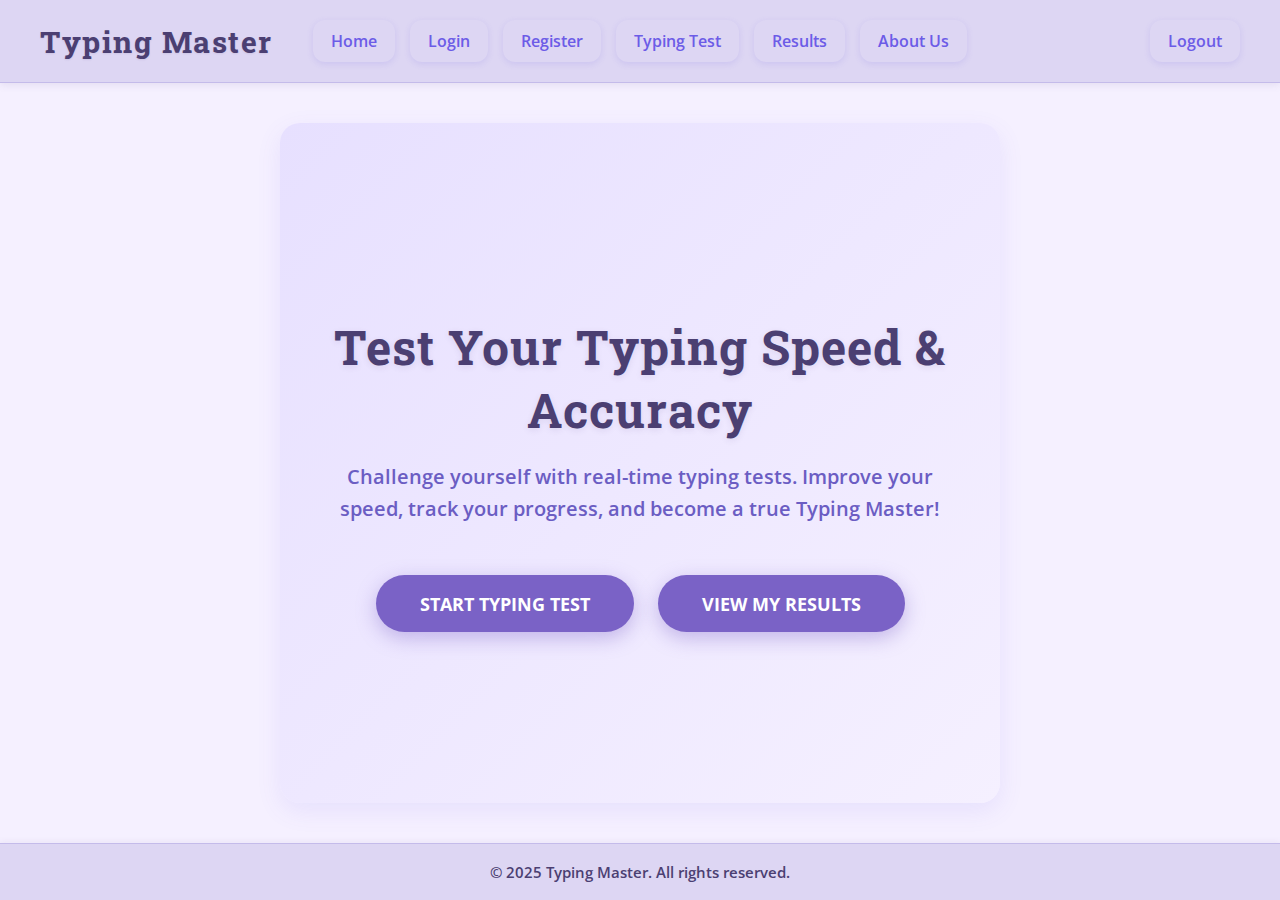
<file: Landingpage.html>
<!DOCTYPE html>
<html lang="en">
<head>
  <meta charset="UTF-8" />
  <meta name="viewport" content="width=device-width, initial-scale=1" />
  <title>Typing Master - Test Your Speed & Accuracy</title>
  <style>
    @import url('https://fonts.googleapis.com/css2?family=Roboto+Slab:wght@700&family=Open+Sans&display=swap');

    * {
      box-sizing: border-box;
      margin: 0;
      padding: 0;
    }

    body {
      font-family: 'Open Sans', Arial, sans-serif;
      background: #f5f0ff; /* very light purple */
      color: #4b3f72; /* dark muted purple */
      min-height: 100vh;
      display: flex;
      flex-direction: column;
      -webkit-font-smoothing: antialiased;
      -moz-osx-font-smoothing: grayscale;
    }

    header {
      background-color: #ddd6f3; /* soft lavender */
      padding: 20px 40px;
      display: flex;
      justify-content: space-between;
      align-items: center;
      border-bottom: 1px solid #c4bbea;
      box-shadow: 0 2px 8px rgba(75, 63, 114, 0.1);
      position: sticky;
      top: 0;
      z-index: 1000;
    }

    header h1 {
      font-family: 'Roboto Slab', serif;
      font-weight: 700;
      font-size: 1.9rem;
      letter-spacing: 1.5px;
      color: #4b3f72;
      cursor: default;
      user-select: none;
      text-shadow: 0 1px 2px rgba(75, 63, 114, 0.1);
    }

    nav {
      display: flex;
      justify-content: space-between;
      align-items: center;
      gap: 30px;
      flex: 1;
      margin-left: 40px;
      flex-wrap: wrap;
    }

    .nav-left,
    .nav-right {
      display: flex;
      align-items: center;
      flex-wrap: wrap;
      gap: 15px;
    }

    .nav-left a,
    .nav-right a {
      color: #6c5ce7;
      text-decoration: none;
      font-weight: 600;
      padding: 10px 18px;
      border-radius: 12px;
      transition: background-color 0.3s ease, color 0.3s ease, box-shadow 0.3s ease;
      font-size: 1rem;
      white-space: nowrap;
      box-shadow: 0 2px 6px rgba(107, 92, 231, 0.15);
      user-select: none;
    }

    .nav-left a:first-child {
      margin-left: 0;
    }

    .nav-left a:hover,
    .nav-left a:focus,
    .nav-right a:hover,
    .nav-right a:focus {
      background-color: #6c5ce7;
      color: #f5f0ff;
      box-shadow: 0 4px 12px rgba(107, 92, 231, 0.5);
      outline: none;
      transform: translateY(-2px);
    }

    main {
      flex: 1;
      display: flex;
      flex-direction: column;
      justify-content: center;
      align-items: center;
      padding: 80px 20px 60px;
      text-align: center;
      background: linear-gradient(135deg, #e7e0ff 0%, #f5f0ff 100%);
      border-radius: 20px;
      margin: 40px auto;
      max-width: 720px;
      box-shadow: 0 8px 24px rgba(107, 92, 231, 0.1);
      transition: box-shadow 0.3s ease;
    }

    main:hover {
      box-shadow: 0 12px 32px rgba(107, 92, 231, 0.15);
    }

    main h2 {
      font-family: 'Roboto Slab', serif;
      font-weight: 700;
      font-size: 3rem;
      margin-bottom: 20px;
      color: #4b3f72;
      letter-spacing: 1px;
      text-shadow: 0 2px 6px rgba(75, 63, 114, 0.1);
    }

    main p {
      font-size: 1.25rem;
      max-width: 600px;
      margin-bottom: 50px;
      line-height: 1.6;
      color: #6b5dc3;
      font-weight: 600;
    }

    .btn-group {
      display: flex;
      gap: 24px;
      flex-wrap: wrap;
      justify-content: center;
    }

    .btn {
      background-color: #7a62c6; /* more vibrant purple */
      color: #fff;
      font-weight: 700;
      text-transform: uppercase;
      padding: 16px 44px;
      border-radius: 50px;
      border: none;
      cursor: pointer;
      font-size: 1.15rem;
      box-shadow: 0 6px 20px rgba(122, 98, 198, 0.4);
      transition: background-color 0.3s ease, transform 0.2s ease, box-shadow 0.3s ease;
      text-decoration: none;
      display: inline-flex;
      align-items: center;
      justify-content: center;
      white-space: nowrap;
    }

    .btn:hover,
    .btn:focus {
      background-color: #5f4bb6;
      transform: translateY(-3px);
      box-shadow: 0 10px 30px rgba(95, 75, 182, 0.6);
      outline: none;
    }

    footer {
      background-color: #ddd6f3;
      text-align: center;
      padding: 18px 0;
      font-size: 0.95rem;
      color: #4b3f72;
      border-top: 1px solid #c4bbea;
      box-shadow: 0 -2px 6px rgba(75, 63, 114, 0.05);
      user-select: none;
      font-weight: 600;
    }

    @media (max-width: 480px) {
      header {
        flex-wrap: wrap;
        padding: 15px 20px;
      }
      nav {
        margin-left: 0;
        width: 100%;
        justify-content: center;
        gap: 15px;
        margin-top: 10px;
      }
      .nav-right {
        order: 2;
      }
      .nav-left {
        order: 1;
      }
      .nav-left a,
      .nav-right a {
        margin-left: 10px;
        padding: 8px 14px;
        font-size: 0.95rem;
        box-shadow: 0 2px 6px rgba(107, 92, 231, 0.15);
      }
      main h2 {
        font-size: 2.2rem;
      }
      main p {
        font-size: 1.1rem;
        max-width: 90%;
        color: #6b5dc3;
      }
      .btn {
        padding: 14px 30px;
        font-size: 1rem;
      }
    }
  </style>
</head>
<body>

  <header>
    <h1>Typing Master</h1>
    <nav>
      <div class="nav-left">
        <a href="Landingpage.html">Home</a>
        <a href="login_page.html">Login</a>
        <a href="register_page.html">Register</a>
        <a href="6_UsertypingtestPage .html">Typing Test</a>
        <a href="TestResults.html">Results</a>
        <a href="aboutus.html">About Us</a>
      </div>
      <div class="nav-right">
        <a href="logout.html">Logout</a>
      </div>
    </nav>
  </header>

  <main>
    <h2>Test Your Typing Speed & Accuracy</h2>
    <p>Challenge yourself with real-time typing tests. Improve your speed, track your progress, and become a true Typing Master!</p>

    <div class="btn-group">
      <a href="6_UsertypingtestPage .html" class="btn">Start Typing Test</a>
      <a href="Testresults.html" class="btn">View My Results</a>
    </div>
  </main>

  <footer>
    &copy; 2025 Typing Master. All rights reserved.
  </footer>

</body>
</html>
</file>
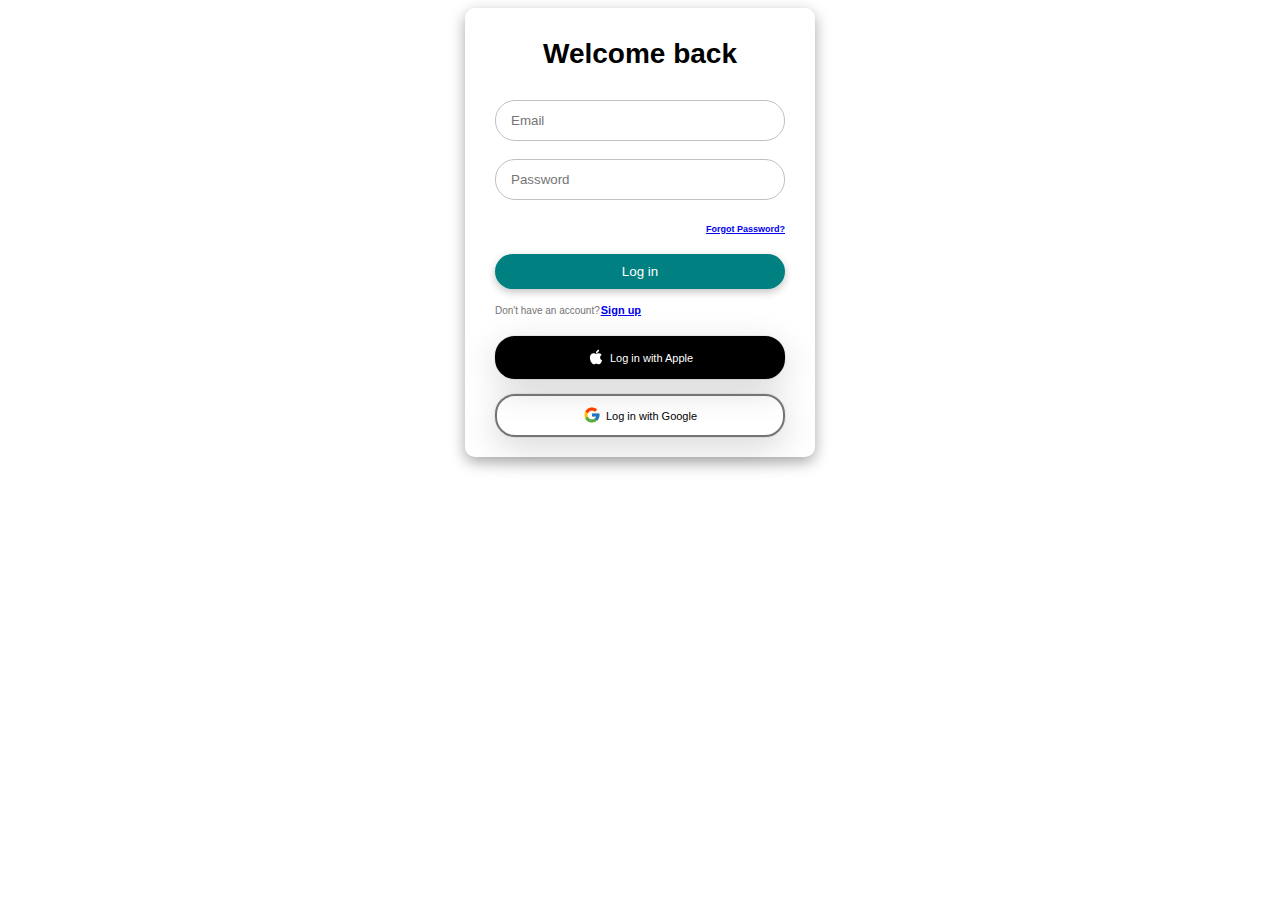
<file: login_page.html>
<!DOCTYPE html>
<html lang="en">
<head>
    <meta charset="UTF-8">
    <meta name="viewport" content="width=device-width, initial-scale=1.0">
    <link rel="stylesheet" href="style.css">
    <title>Login page</title>
</head>
<body>
  
 <div class="form-container">
      <p class="title">Welcome back</p>
      <form class="form">
        <input type="email" class="input" placeholder="Email">
        <input type="password" class="input" placeholder="Password">
        <p class="page-link">
          <span class="page-link-label"><a href="forgot_password.html">Forgot Password?</a></span>
        </p>
        <button class="form-btn">Log in</button>
      </form>
      <p class="sign-up-label">
        Don't have an account?<span class="sign-up-link" ><a href="./register_page.html">Sign up</a></span>
      </p>
      <div class="buttons-container">
        <div class="apple-login-button">
          <svg stroke="currentColor" fill="currentColor" stroke-width="0" class="apple-icon" viewBox="0 0 1024 1024" height="1em" width="1em" xmlns="http://www.w3.org/2000/svg">
            <path d="M747.4 535.7c-.4-68.2 30.5-119.6 92.9-157.5-34.9-50-87.7-77.5-157.3-82.8-65.9-5.2-138 38.4-164.4 38.4-27.9 0-91.7-36.6-141.9-36.6C273.1 298.8 163 379.8 163 544.6c0 48.7 8.9 99 26.7 150.8 23.8 68.2 109.6 235.3 199.1 232.6 46.8-1.1 79.9-33.2 140.8-33.2 59.1 0 89.7 33.2 141.9 33.2 90.3-1.3 167.9-153.2 190.5-221.6-121.1-57.1-114.6-167.2-114.6-170.7zm-105.1-305c50.7-60.2 46.1-115 44.6-134.7-44.8 2.6-96.6 30.5-126.1 64.8-32.5 36.8-51.6 82.3-47.5 133.6 48.4 3.7 92.6-21.2 129-63.7z"></path>
          </svg>
          <span>Log in with Apple</span>
        </div>
        <div class="google-login-button">
          <svg stroke="currentColor" fill="currentColor" stroke-width="0" version="1.1" x="0px" y="0px" class="google-icon" viewBox="0 0 48 48" height="1em" width="1em" xmlns="http://www.w3.org/2000/svg">
            <path fill="#FFC107" d="M43.611,20.083H42V20H24v8h11.303c-1.649,4.657-6.08,8-11.303,8c-6.627,0-12-5.373-12-12
	c0-6.627,5.373-12,12-12c3.059,0,5.842,1.154,7.961,3.039l5.657-5.657C34.046,6.053,29.268,4,24,4C12.955,4,4,12.955,4,24
	c0,11.045,8.955,20,20,20c11.045,0,20-8.955,20-20C44,22.659,43.862,21.35,43.611,20.083z"></path>
            <path fill="#FF3D00" d="M6.306,14.691l6.571,4.819C14.655,15.108,18.961,12,24,12c3.059,0,5.842,1.154,7.961,3.039l5.657-5.657
	C34.046,6.053,29.268,4,24,4C16.318,4,9.656,8.337,6.306,14.691z"></path>
            <path fill="#4CAF50" d="M24,44c5.166,0,9.86-1.977,13.409-5.192l-6.19-5.238C29.211,35.091,26.715,36,24,36
	c-5.202,0-9.619-3.317-11.283-7.946l-6.522,5.025C9.505,39.556,16.227,44,24,44z"></path>
            <path fill="#1976D2" d="M43.611,20.083H42V20H24v8h11.303c-0.792,2.237-2.231,4.166-4.087,5.571
	c0.001-0.001,0.002-0.001,0.003-0.002l6.19,5.238C36.971,39.205,44,34,44,24C44,22.659,43.862,21.35,43.611,20.083z"></path>
          </svg>
          <span>Log in with Google</span>
        </div>
      </div>
    </div>
</body>
</html>
</file>
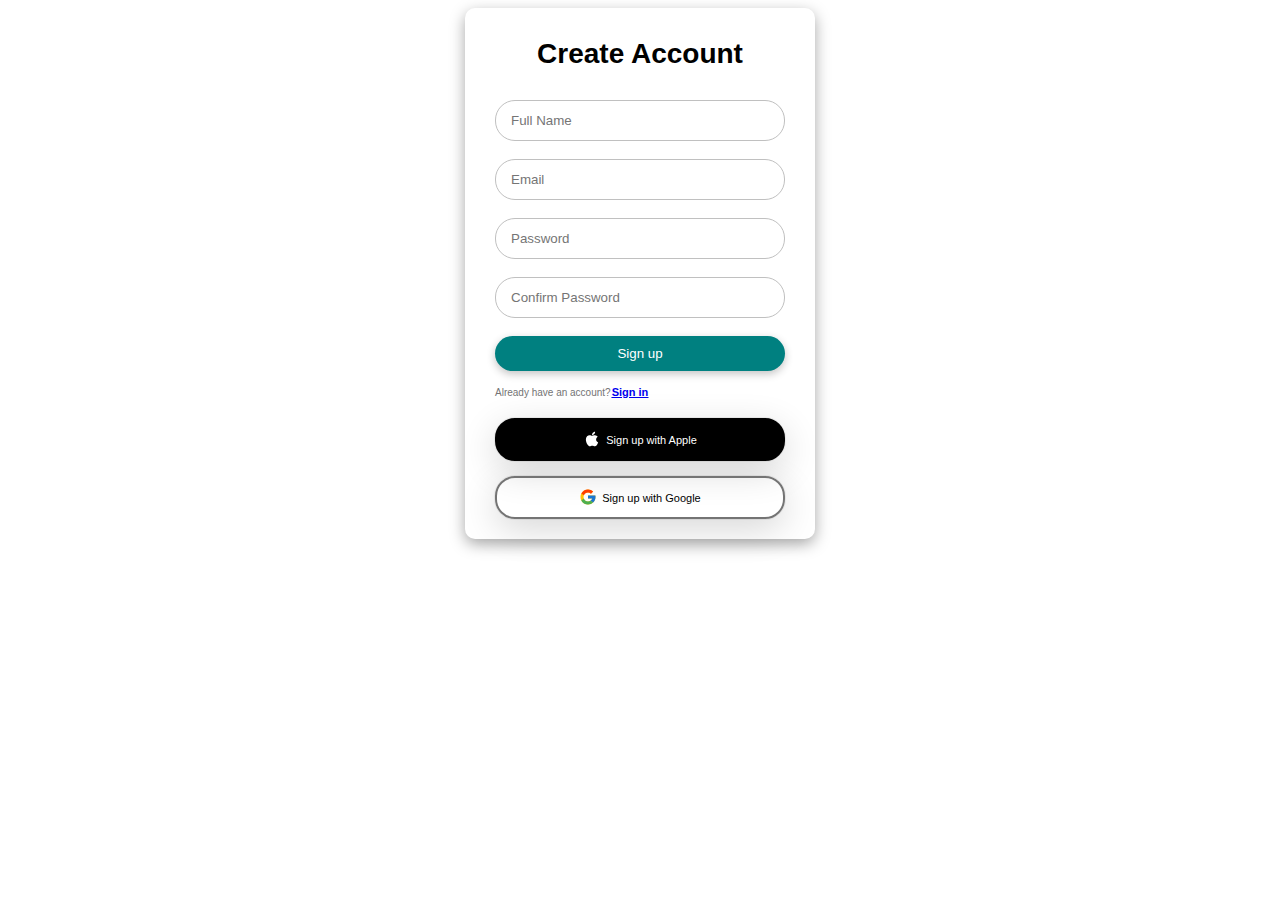
<file: register_page.html>
<!DOCTYPE html>
<html lang="en">
<head>
    <meta charset="UTF-8">
    <meta name="viewport" content="width=device-width, initial-scale=1.0">
    <link rel="stylesheet" href="style.css">
    <title>Register</title>
</head>
<body>

<div class="form-container">
    <p class="title">Create Account</p>
    <form class="form">
        <input type="text" class="input" placeholder="Full Name" required>
        <input type="email" class="input" placeholder="Email" required>
        <input type="password" class="input" placeholder="Password" required>
        <input type="password" class="input" placeholder="Confirm Password" required>
        <button class="form-btn">Sign up</button>
    </form>
    <p class="sign-up-label">
        Already have an account?<span class="sign-up-link"><a href="login_page.html">Sign in</a></span>
    </p>
    <div class="buttons-container">
        <div class="apple-login-button">
            <svg stroke="currentColor" fill="currentColor" stroke-width="0" class="apple-icon" viewBox="0 0 1024 1024" height="1em" width="1em" xmlns="http://www.w3.org/2000/svg">
                <path d="M747.4 535.7c-.4-68.2 30.5-119.6 92.9-157.5-34.9-50-87.7-77.5-157.3-82.8-65.9-5.2-138 38.4-164.4 38.4-27.9 0-91.7-36.6-141.9-36.6C273.1 298.8 163 379.8 163 544.6c0 48.7 8.9 99 26.7 150.8 23.8 68.2 109.6 235.3 199.1 232.6 46.8-1.1 79.9-33.2 140.8-33.2 59.1 0 89.7 33.2 141.9 33.2 90.3-1.3 167.9-153.2 190.5-221.6-121.1-57.1-114.6-167.2-114.6-170.7zm-105.1-305c50.7-60.2 46.1-115 44.6-134.7-44.8 2.6-96.6 30.5-126.1 64.8-32.5 36.8-51.6 82.3-47.5 133.6 48.4 3.7 92.6-21.2 129-63.7z"></path>
            </svg>
            <span>Sign up with Apple</span>
        </div>
        <div class="google-login-button">
            <svg stroke="currentColor" fill="currentColor" stroke-width="0" version="1.1" x="0px" y="0px" class="google-icon" viewBox="0 0 48 48" height="1em" width="1em" xmlns="http://www.w3.org/2000/svg">
                <path fill="#FFC107" d="M43.611,20.083H42V20H24v8h11.303c-1.649,4.657-6.08,8-11.303,8c-6.627,0-12-5.373-12-12
	c0-6.627,5.373-12,12-12c3.059,0,5.842,1.154,7.961,3.039l5.657-5.657C34.046,6.053,29.268,4,24,4C12.955,4,4,12.955,4,24
	c0,11.045,8.955,20,20,20c11.045,0,20-8.955,20-20C44,22.659,43.862,21.35,43.611,20.083z"></path>
                <path fill="#FF3D00" d="M6.306,14.691l6.571,4.819C14.655,15.108,18.961,12,24,12c3.059,0,5.842,1.154,7.961,3.039l5.657-5.657
	C34.046,6.053,29.268,4,24,4C16.318,4,9.656,8.337,6.306,14.691z"></path>
                <path fill="#4CAF50" d="M24,44c5.166,0,9.86-1.977,13.409-5.192l-6.19-5.238C29.211,35.091,26.715,36,24,36
	c-5.202,0-9.619-3.317-11.283-7.946l-6.522,5.025C9.505,39.556,16.227,44,24,44z"></path>
                <path fill="#1976D2" d="M43.611,20.083H42V20H24v8h11.303c-0.792,2.237-2.231,4.166-4.087,5.571
	c0.001-0.001,0.002-0.001,0.003-0.002l6.19,5.238C36.971,39.205,44,34,44,24C44,22.659,43.862,21.35,43.611,20.083z"></path>
            </svg>
            <span>Sign up with Google</span>
        </div>
    </div>
</div>
</body>
</html>
</file>
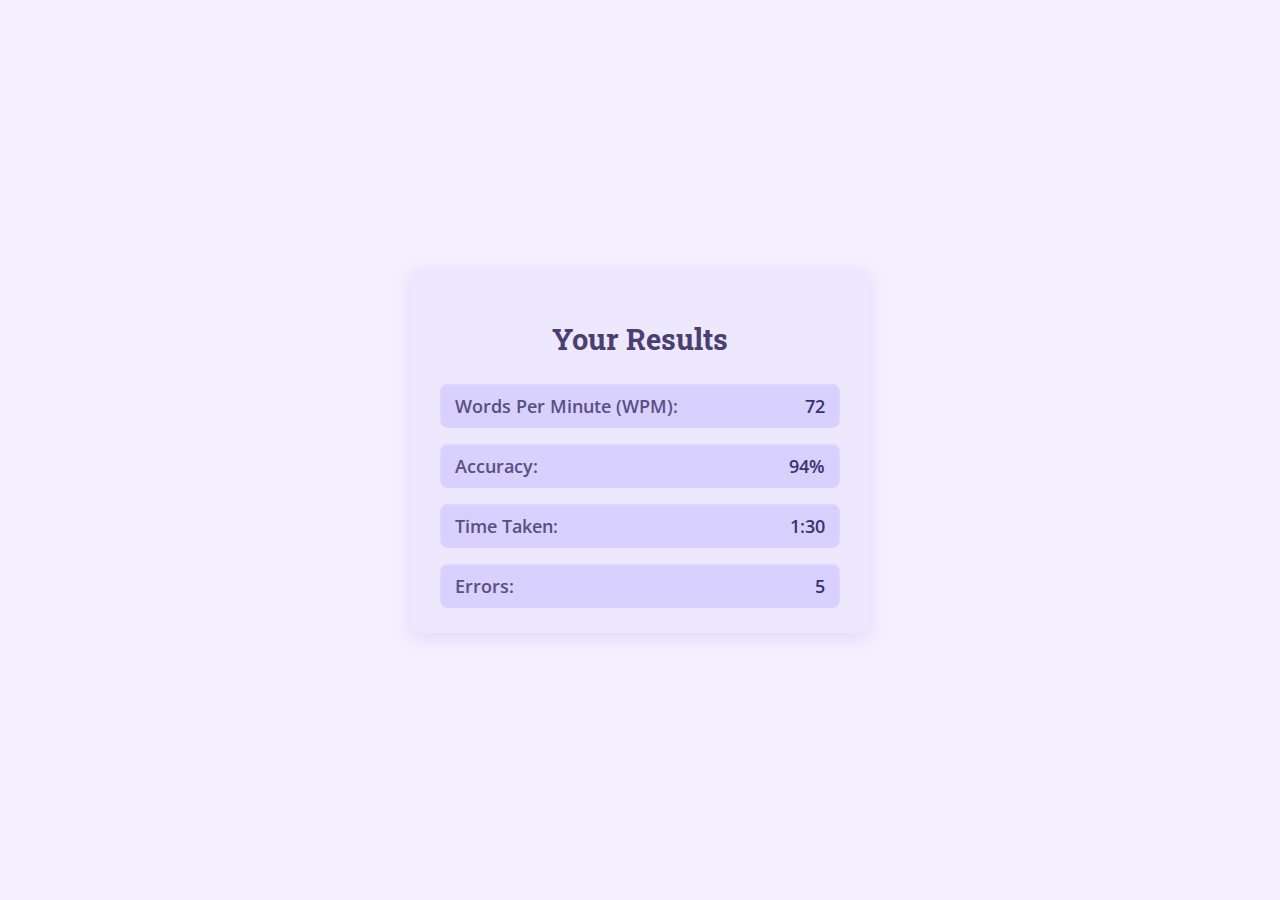
<file: Testresults.html>
<!DOCTYPE html>
<html lang="en">
<head>
  <meta charset="UTF-8" />
  <meta name="viewport" content="width=device-width, initial-scale=1" />
  <title>Typing Result Summary</title>
  <style>
    @import url('https://fonts.googleapis.com/css2?family=Roboto+Slab:wght@700&family=Open+Sans&display=swap');

    body {
      font-family: 'Open Sans', Arial, sans-serif;
      background: #f5f0ff; /* very light purple */
      color: #4b3f72; /* dark muted purple */
      display: flex;
      justify-content: center;
      align-items: center;
      height: 100vh;
      margin: 0;
    }

    .result-summary {
      background: #eee8ff;
      border-radius: 12px;
      padding: 25px 30px;
      max-width: 400px;
      width: 90%;
      box-shadow: 0 6px 18px rgba(107, 92, 231, 0.15);
      text-align: center;
    }

    .result-summary h3 {
      font-family: 'Roboto Slab', serif;
      font-weight: 700;
      font-size: 1.8rem;
      margin-bottom: 25px;
    }

    .stats {
      display: flex;
      flex-direction: column;
      gap: 15px;
    }

    .stat {
      display: flex;
      justify-content: space-between;
      font-weight: 600;
      font-size: 1.15rem;
      padding: 10px 15px;
      border-radius: 8px;
      background: #d8d0ff;
      box-shadow: inset 0 1px 2px rgba(255,255,255,0.6);
    }

    .label {
      color: #574f85;
    }

    .value {
      color: #3a3270;
    }

    @media (max-width: 480px) {
      .result-summary {
        max-width: 95%;
        padding: 20px;
      }

      .result-summary h3 {
        font-size: 1.5rem;
      }

      .stat {
        font-size: 1rem;
      }
    }
  </style>
</head>
<body>

  <section class="result-summary">
    <h3>Your Results</h3>
    <div class="stats">
      <div class="stat">
        <span class="label">Words Per Minute (WPM):</span>
        <span class="value">72</span>
      </div>
      <div class="stat">
        <span class="label">Accuracy:</span>
        <span class="value">94%</span>
      </div>
      <div class="stat">
        <span class="label">Time Taken:</span>
        <span class="value">1:30</span>
      </div>
      <div class="stat">
        <span class="label">Errors:</span>
        <span class="value">5</span>
      </div>
    </div>
  </section>

</body>
</html>
</file>
<file: User Login Page/style.css>
/* From Uiverse.io by akshat-patel28 */ 
.form-container {
  width: 350px;
  height: 500px;
  background-color: #fff;
  box-shadow: rgba(0, 0, 0, 0.35) 0px 5px 15px;
  border-radius: 10px;
  box-sizing: border-box;
  padding: 20px 30px;
  margin: auto;
}

.title {
  text-align: center;
  font-family: "Lucida Sans", "Lucida Sans Regular", "Lucida Grande",
        "Lucida Sans Unicode", Geneva, Verdana, sans-serif;
  margin: 10px 0 30px 0;
  font-size: 28px;
  font-weight: 800;
}

.form {
  width: 100%;
  display: flex;
  flex-direction: column;
  gap: 18px;
  margin-bottom: 15px;
}

.input {
  border-radius: 20px;
  border: 1px solid #c0c0c0;
  outline: 0 !important;
  box-sizing: border-box;
  padding: 12px 15px;
}

.page-link {
  text-decoration: underline;
  margin: 0;
  text-align: end;
  color: #747474;
  text-decoration-color: #747474;
}

.page-link-label {
  cursor: pointer;
  font-family: "Lucida Sans", "Lucida Sans Regular", "Lucida Grande",
        "Lucida Sans Unicode", Geneva, Verdana, sans-serif;
  font-size: 9px;
  font-weight: 700;
}

.page-link-label:hover {
  color: #000;
}

.form-btn {
  padding: 10px 15px;
  font-family: "Lucida Sans", "Lucida Sans Regular", "Lucida Grande",
        "Lucida Sans Unicode", Geneva, Verdana, sans-serif;
  border-radius: 20px;
  border: 0 !important;
  outline: 0 !important;
  background: teal;
  color: white;
  cursor: pointer;
  box-shadow: rgba(0, 0, 0, 0.24) 0px 3px 8px;
}

.form-btn:active {
  box-shadow: none;
}

.sign-up-label {
  margin: 0;
  font-size: 10px;
  color: #747474;
  font-family: "Lucida Sans", "Lucida Sans Regular", "Lucida Grande",
        "Lucida Sans Unicode", Geneva, Verdana, sans-serif;
}

.sign-up-link {
  margin-left: 1px;
  font-size: 11px;
  text-decoration: underline;
  text-decoration-color: teal;
  color: teal;
  cursor: pointer;
  font-weight: 800;
  font-family: "Lucida Sans", "Lucida Sans Regular", "Lucida Grande",
        "Lucida Sans Unicode", Geneva, Verdana, sans-serif;
}

.buttons-container {
  width: 100%;
  display: flex;
  flex-direction: column;
  justify-content: flex-start;
  margin-top: 20px;
  gap: 15px;
}

.apple-login-button,
    .google-login-button {
  border-radius: 20px;
  box-sizing: border-box;
  padding: 10px 15px;
  box-shadow: rgba(0, 0, 0, 0.16) 0px 10px 36px 0px,
        rgba(0, 0, 0, 0.06) 0px 0px 0px 1px;
  cursor: pointer;
  display: flex;
  justify-content: center;
  align-items: center;
  font-family: "Lucida Sans", "Lucida Sans Regular", "Lucida Grande",
        "Lucida Sans Unicode", Geneva, Verdana, sans-serif;
  font-size: 11px;
  gap: 5px;
}

.apple-login-button {
  background-color: #000;
  color: #fff;
  border: 2px solid #000;
}

.google-login-button {
  border: 2px solid #747474;
}

.apple-icon,
    .google-icon {
  font-size: 18px;
  margin-bottom: 1px;
}
</file>
<file: style.css>
/* From Uiverse.io by akshat-patel28 */ 
.form-container {
  width: 350px;
  height: auto;
  background-color: #fff;
  box-shadow: rgba(0, 0, 0, 0.35) 0px 5px 15px;
  border-radius: 10px;
  box-sizing: border-box;
  padding: 20px 30px;
  margin: auto;
}

.title {
  text-align: center;
  font-family: "Lucida Sans", "Lucida Sans Regular", "Lucida Grande",
        "Lucida Sans Unicode", Geneva, Verdana, sans-serif;
  margin: 10px 0 30px 0;
  font-size: 28px;
  font-weight: 800;
}

.form {
  width: 100%;
  display: flex;
  flex-direction: column;
  gap: 18px;
  margin-bottom: 15px;
}

.input {
  border-radius: 20px;
  border: 1px solid #c0c0c0;
  outline: 0 !important;
  box-sizing: border-box;
  padding: 12px 15px;
}

.page-link {
  text-decoration: underline;
  margin: 0;
  text-align: end;
  color: #747474;
  text-decoration-color: #747474;
}

.page-link-label {
  cursor: pointer;
  font-family: "Lucida Sans", "Lucida Sans Regular", "Lucida Grande",
        "Lucida Sans Unicode", Geneva, Verdana, sans-serif;
  font-size: 9px;
  font-weight: 700;
}

.page-link-label:hover {
  color: #000;
}

.form-btn {
  padding: 10px 15px;
  font-family: "Lucida Sans", "Lucida Sans Regular", "Lucida Grande",
        "Lucida Sans Unicode", Geneva, Verdana, sans-serif;
  border-radius: 20px;
  border: 0 !important;
  outline: 0 !important;
  background: teal;
  color: white;
  cursor: pointer;
  box-shadow: rgba(0, 0, 0, 0.24) 0px 3px 8px;
}

.form-btn:active {
  box-shadow: none;
}

.sign-up-label {
  margin: 0;
  font-size: 10px;
  color: #747474;
  font-family: "Lucida Sans", "Lucida Sans Regular", "Lucida Grande",
        "Lucida Sans Unicode", Geneva, Verdana, sans-serif;
}

.sign-up-link {
  margin-left: 1px;
  font-size: 11px;
  text-decoration: underline;
  text-decoration-color: teal;
  color: teal;
  cursor: pointer;
  font-weight: 800;
  font-family: "Lucida Sans", "Lucida Sans Regular", "Lucida Grande",
        "Lucida Sans Unicode", Geneva, Verdana, sans-serif;
}

.buttons-container {
  width: 100%;
  display: flex;
  flex-direction: column;
  justify-content: flex-start;
  margin-top: 20px;
  gap: 15px;
}

.apple-login-button,
    .google-login-button {
  border-radius: 20px;
  box-sizing: border-box;
  padding: 10px 15px;
  box-shadow: rgba(0, 0, 0, 0.16) 0px 10px 36px 0px,
        rgba(0, 0, 0, 0.06) 0px 0px 0px 1px;
  cursor: pointer;
  display: flex;
  justify-content: center;
  align-items: center;
  font-family: "Lucida Sans", "Lucida Sans Regular", "Lucida Grande",
        "Lucida Sans Unicode", Geneva, Verdana, sans-serif;
  font-size: 11px;
  gap: 5px;
}

.apple-login-button {
  background-color: #000;
  color: #fff;
  border: 2px solid #000;
}

.google-login-button {
  border: 2px solid #747474;
}

.apple-icon,
    .google-icon {
  font-size: 18px;
  margin-bottom: 1px;
}

.subtitle {
  text-align: center;
  font-family: "Lucida Sans", "Lucida Sans Regular", "Lucida Grande",
  "Lucida Sans Unicode", Geneva, Verdana, sans-serif;
  margin: 0 0 20px 0;
  font-size: 12px;
  color: #747474;
  line-height: 1.4;
}

/* Additional styles for register page */
.form-container.register {
  height: 580px;
}
</file>
